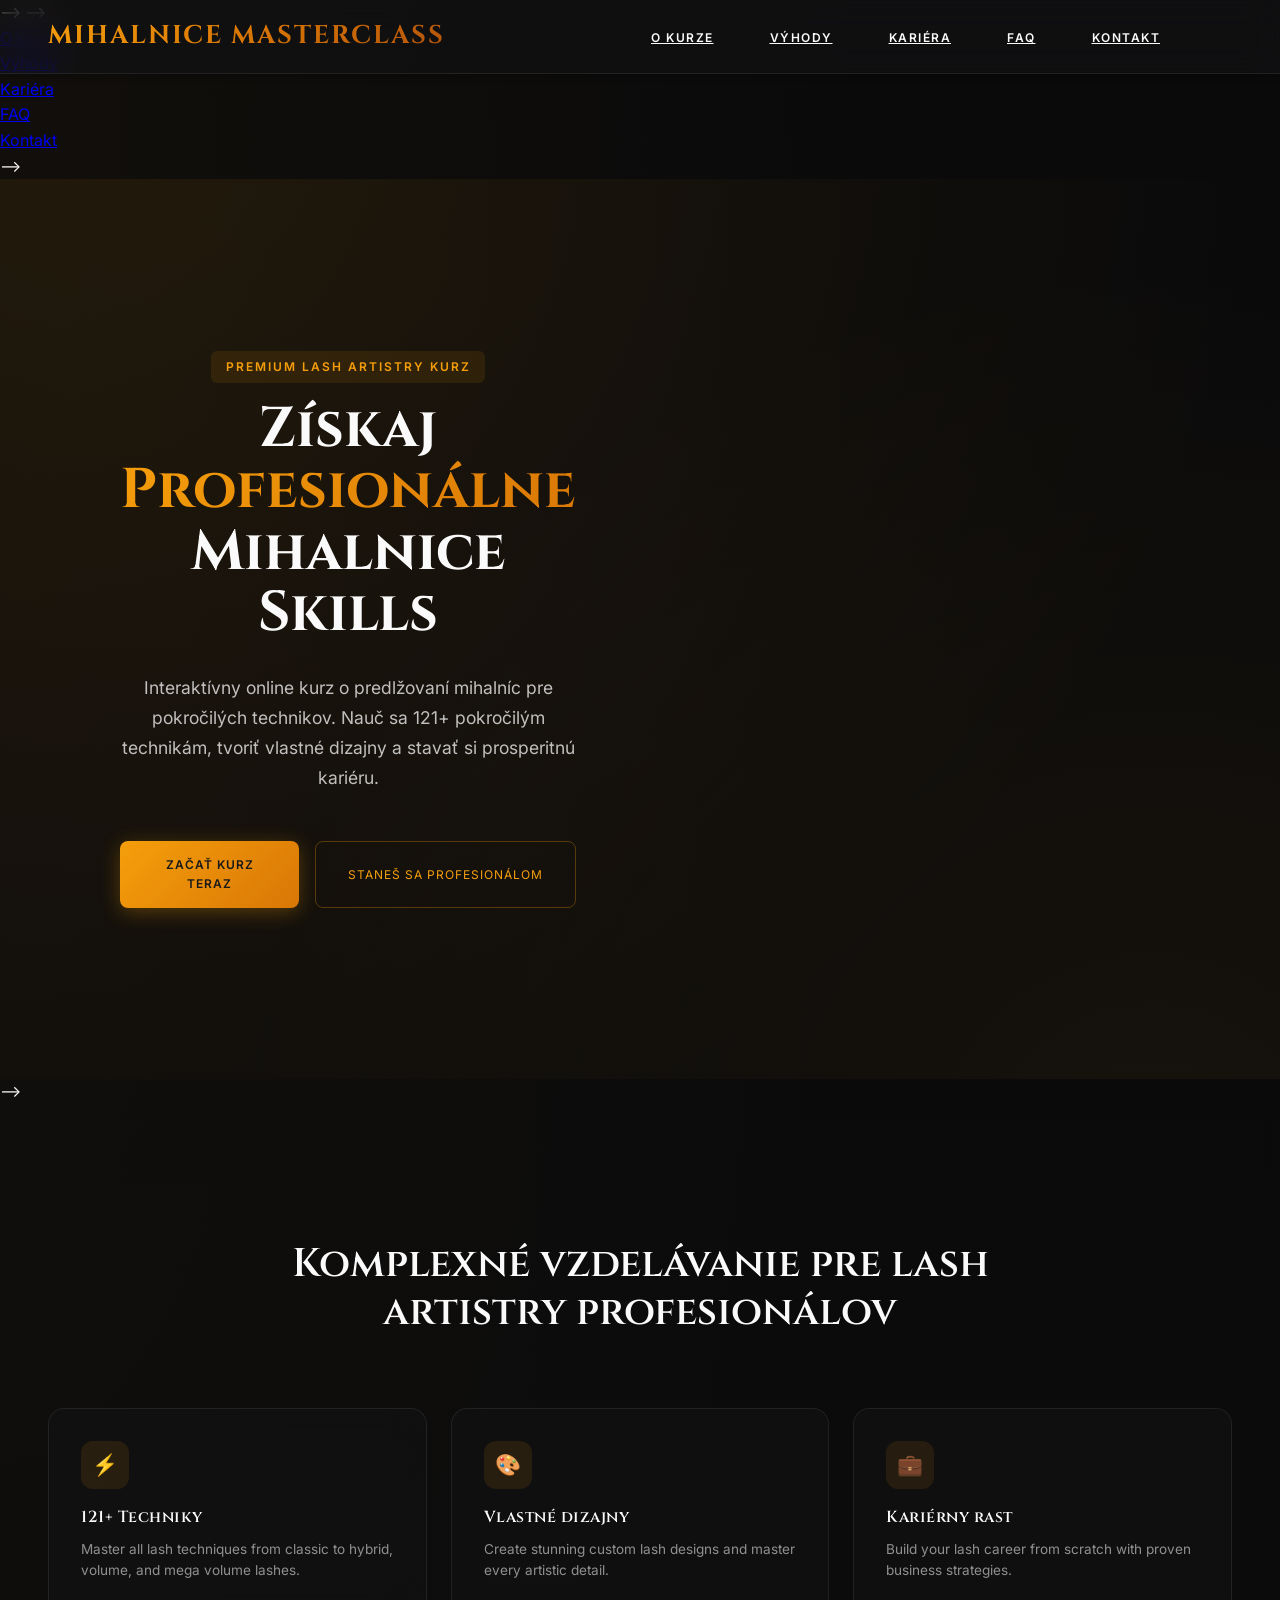
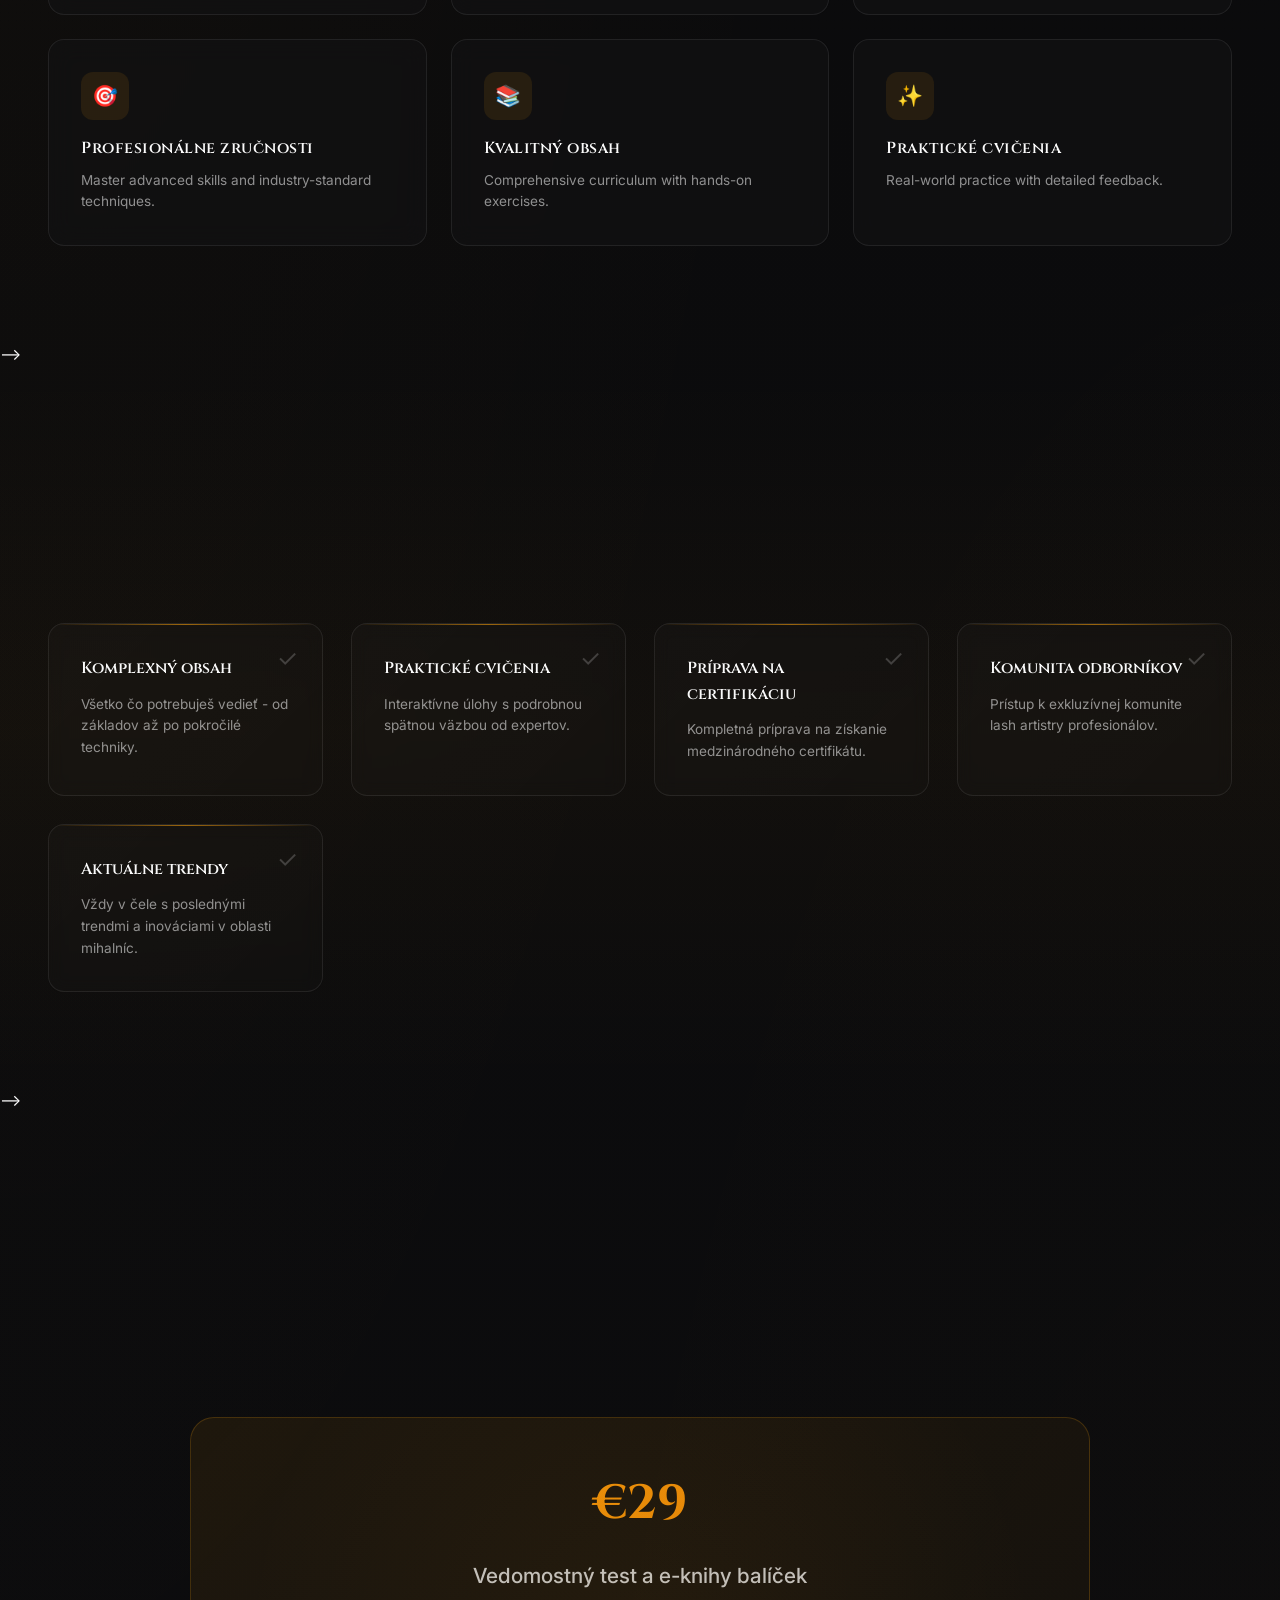
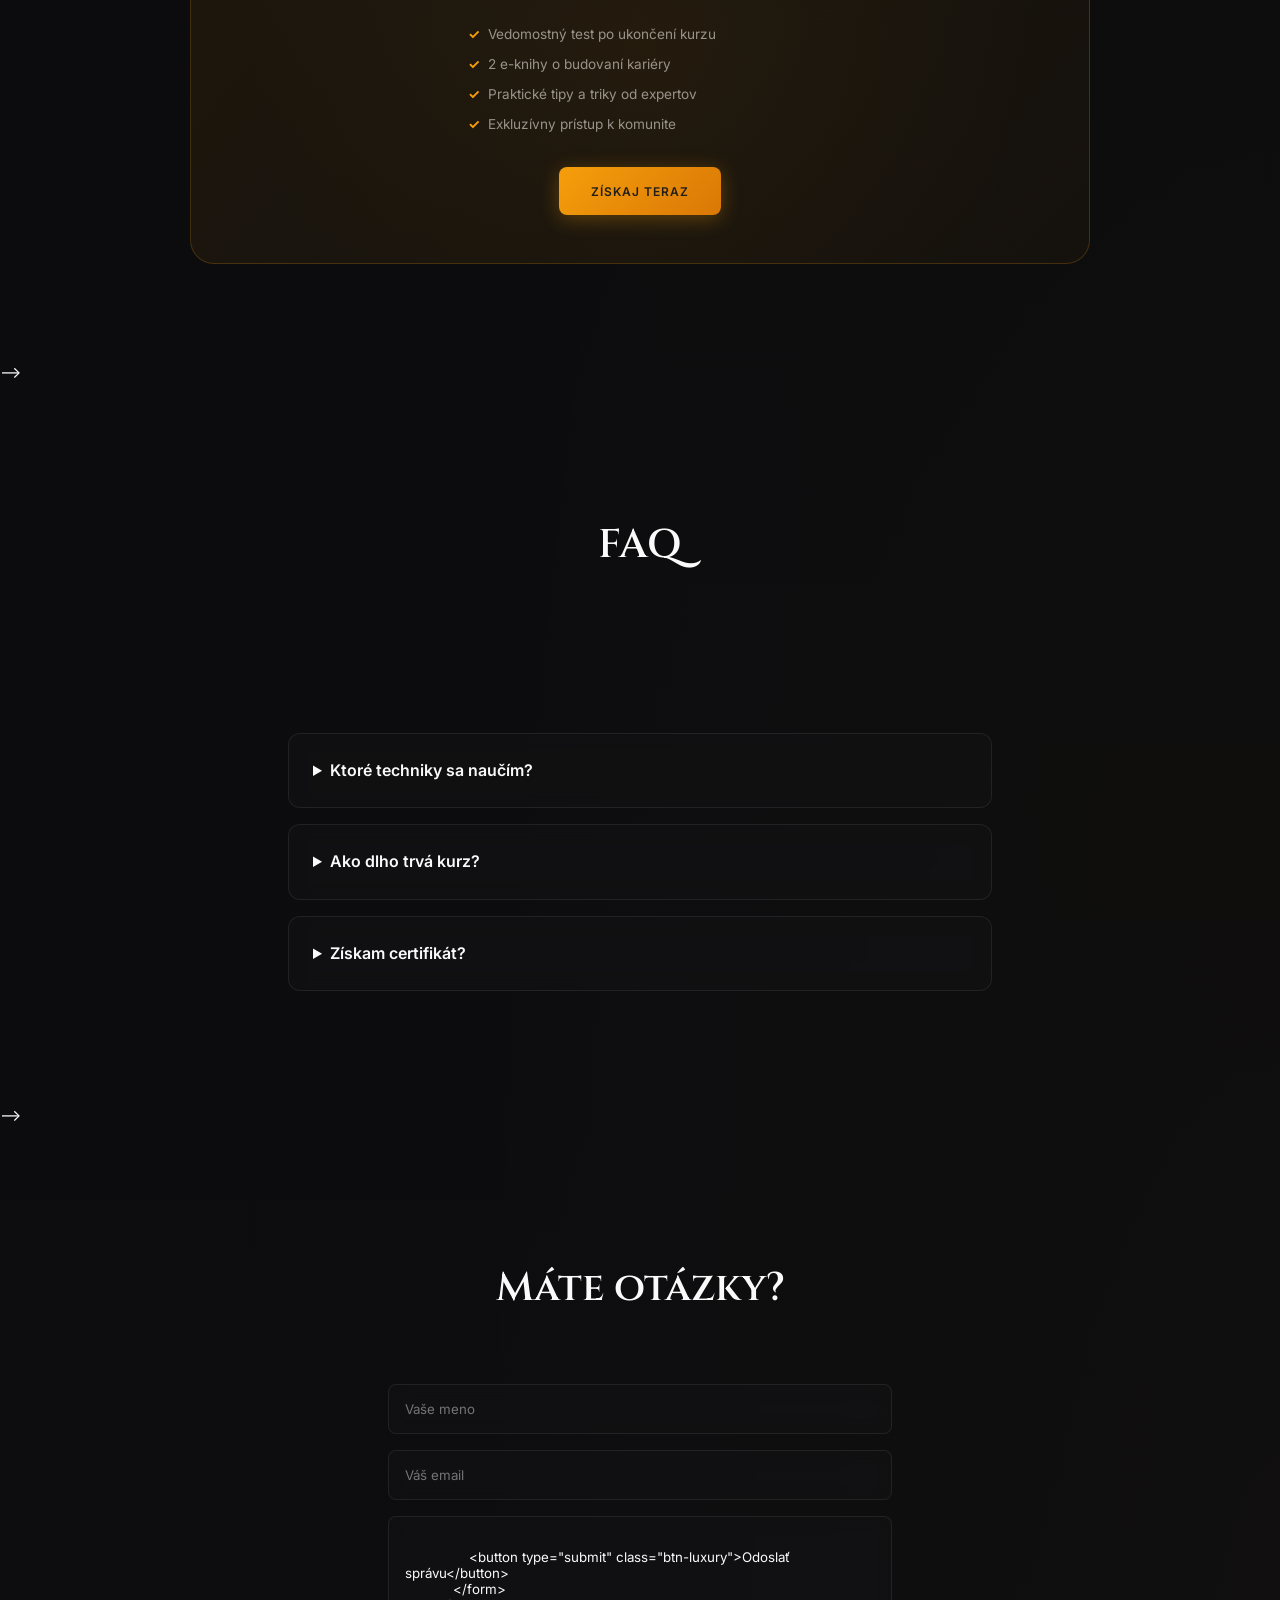
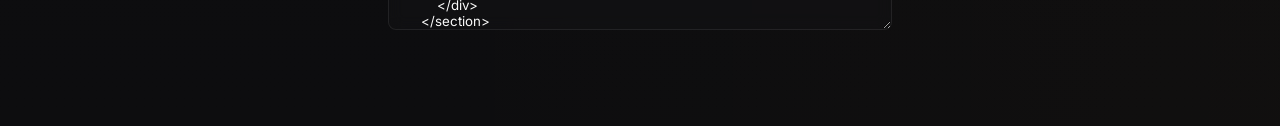
<file: index.html>
<!DOCTYPE html>
<html lang="sk" class="scroll-smooth">
<head>
    <meta charset="UTF-8">
    <meta name="viewport" content="width=device-width, initial-scale=1.0">
    <title>Mihalnice Masterclass - Premium Lash Artistry</title>
    <link rel="stylesheet" href="styles.css">
    <style>
        /* === CLAUDE DESIGN + LAYERS.IO PREMIUM THEME === */
        
        @import url('https://fonts.googleapis.com/css2?family=Inter:wght@300;400;500;600;700&family=Cinzel:wght@400;600;700;800&display=swap');
        
        /* === PREMIUM LAYERS.IO ANIMATION VARIABLES === */
        :root {
            --primary: #0a0a0b;         /* Deep black */
            --secondary: #121214;       /* Dark charcoal */
            --tertiary: #17171a;        /* Rich dark */
            --accent: #F59E0B;          /* Premium Amber Gold */
            --accent-glow: rgba(245, 158, 11, 0.3);
            --text-primary: #fafafa;
            --text-secondary: rgba(250, 250, 250, 0.75);
            --text-muted: rgba(250, 250, 250, 0.55);
            
            /* Glass morphism */
            --glass-bg: rgba(19, 19, 21, 0.6);
            --glass-border: rgba(255, 255, 255, 0.08);
            --glass-blur: blur(16px);
            
            /* Premium spacing */
            --space-xs: 0.5rem;
            --space-sm: 1rem;
            --space-md: 1.75rem;
            --space-lg: 3rem;
            --space-xl: 4.5rem;
            --space-2xl: 6rem;
            
            /* Premium shadows */
            --shadow-sm: 0 2px 8px rgba(0, 0, 0, 0.3);
            --shadow-md: 0 4px 20px rgba(0, 0, 0, 0.4);
            --shadow-lg: 0 8px 40px rgba(0, 0, 0, 0.5);
            --shadow-xl: 0 12px 60px rgba(0, 0, 0, 0.6);
            --shadow-glow: 0 0 40px var(--accent-glow);
            
            /* Gradients */
            --gradient-primary: linear-gradient(135deg, #F59E0B 0%, #D97706 100%);
            --gradient-glass: linear-gradient(135deg, rgba(255,255,255,0.05) 0%, rgba(255,255,255,0.01) 100%);
            
            /* Animation timing */
            --ease-out-expo: cubic-bezier(0.19, 1, 0.22, 1);
            --ease-in-out-quad: cubic-bezier(0.45, 0, 0.55, 1);
            
            /* Animation delays */
            --delay-none: 0ms;
            --delay-fast: 50ms;
            --delay-md: 100ms;
            --delay-slow: 200ms;
        }

        * { margin: 0; padding: 0; box-sizing: border-box; }

        body {
            font-family: 'Inter', -apple-system, BlinkMacSystemFont, sans-serif;
            line-height: 1.6;
            color: var(--text-primary);
            background: 
                radial-gradient(ellipse at 0% 0%, rgba(245, 158, 11, 0.03) 0%, transparent 50%),
                radial-gradient(ellipse at 100% 100%, rgba(245, 158, 11, 0.015) 0%, transparent 50%),
                linear-gradient(180deg, #0a0a0b 0%, #0d0d0f 100%);
            min-height: 100vh;
            overflow-x: hidden;
        }

        /* === SCROLL ANIMATIONS - LAYERS.IO STYLE === */
        .reveal {
            opacity: 0;
            transform: translateY(30px);
            transition: opacity 0.8s var(--ease-out-expo), 
                        transform 0.8s var(--ease-out-expo);
        }

        .reveal.active {
            opacity: 1;
            transform: translateY(0);
        }

        .reveal-delay-1 { transition-delay: 0ms; }
        .reveal-delay-2 { transition-delay: 100ms; }
        .reveal-delay-3 { transition-delay: 200ms; }
        .reveal-delay-4 { transition-delay: 300ms; }

        /* === PREMIUM CONTAINER === */
        .container {
            max-width: 1280px;
            margin: 0 auto;
            padding: 0 var(--space-lg);
        }

        /* === NAVIGATION - CLAUDE DESIGN === */
        .navbar {
            position: fixed;
            top: 0; left: 0; right: 0;
            z-index: 1000;
            background: var(--glass-bg);
            backdrop-filter: var(--glass-blur);
            border-bottom: 1px solid var(--glass-border);
            padding: clamp(0.8rem, 1vw + 0.5rem, 1rem) 0;
            box-shadow: var(--shadow-sm);
        }

        .nav-container {
            max-width: 1280px;
            margin: 0 auto;
            padding: 0 var(--space-lg);
            display: flex;
            justify-content: space-between;
            align-items: center;
        }

        .logo-luxury { 
            font-family: 'Cinzel', serif;
            font-size: clamp(1.2rem, 2vw, 1.6rem);
            font-weight: 700;
            letter-spacing: 2px;
            text-transform: uppercase;
            background: linear-gradient(135deg, #F59E0B 0%, #D97706 50%, #B45309 100%);
            -webkit-background-clip: text;
            -webkit-text-fill-color: transparent;
            background-clip: text;
        }

        .nav-links { 
            display: flex !important; 
            list-style: none !important; 
            gap: 0.5rem;
            align-items: center;
            margin-left: auto;
            padding-right: var(--space-lg);
        }

        .nav-links a {
            color: var(--text-secondary);
            font-family: 'Inter', sans-serif;
            text-transform: uppercase;
            font-size: 0.75rem;
            letter-spacing: 1.5px;
            padding: 0.6rem 1rem;
            border-radius: 8px;
            transition: all 0.3s var(--ease-in-out-quad);
            position: relative;
        }

        .nav-links a:hover {
            color: var(--accent);
            background: rgba(245, 158, 11, 0.1);
        }

        /* === MOBILE MENU DROPDOWN === */
        @media (max-width: 768px) {
            .nav-links { display: none !important; }

            .mobile-nav-toggle {
                display: flex !important;
                position: relative;
                z-index: 1002;
                cursor: pointer;
                width: 40px;
                height: 30px;
                justify-content: center;
                align-items: center;
            }

            .mobile-nav-toggle::before {
                content: '☰';
                color: var(--text-primary);
                font-size: 1.5rem;
            }

            .mobile-nav-toggle.active::before {
                content: '✕';
                color: var(--accent);
            }

            .nav-menu-container {
                position: fixed;
                top: 60px; left: 0; right: 0;
                background: var(--glass-bg);
                backdrop-filter: var(--glass-blur);
                padding: var(--space-md);
                max-height: 75vh;
                overflow-y: auto;
                opacity: 0;
                visibility: hidden;
                transform: translateY(-20px);
                transition: all 0.4s var(--ease-out-expo);
                z-index: 999;
            }

            .mobile-nav-toggle.active ~ .nav-menu-container {
                opacity: 1;
                visibility: visible;
                transform: translateY(0);
            }

            .nav-menu-container nav a {
                font-size: 0.85rem !important;
                padding: 0.6rem 1rem !important;
            }
        }

        /* === HERO SECTION - PREMIUM LAYERS.IO STYLE === */
        .hero {
            min-height: 100vh;
            display: flex;
            align-items: center;
            position: relative;
            overflow: hidden;
        }

        .hero::before {
            content: '';
            position: absolute;
            top: -50%; left: -50%;
            width: 200%; height: 200%;
            background: 
                radial-gradient(circle at 30% 20%, rgba(245, 158, 11, 0.08) 0%, transparent 50%),
                radial-gradient(circle at 70% 80%, rgba(245, 158, 11, 0.05) 0%, transparent 40%);
            animation: hero-pulse 15s ease-in-out infinite;
        }

        @keyframes hero-pulse {
            0%, 100% { transform: scale(1); opacity: 1; }
            50% { transform: scale(1.05); opacity: 0.8; }
        }

        .hero-grid {
            display: grid;
            grid-template-columns: 1fr 1fr;
            gap: var(--space-xl);
            align-items: center;
            max-width: 1280px;
            margin: 0 auto;
            padding: 0 var(--space-lg);
            position: relative;
            z-index: 1;
        }

        .hero-content {
            animation: fadeUp 1s var(--ease-out-expo) both;
        }

        @keyframes fadeUp {
            from { opacity: 0; transform: translateY(40px); }
            to { opacity: 1; transform: translateY(0); }
        }

        .hero-label {
            display: inline-block;
            font-size: 0.75rem;
            font-weight: 600;
            letter-spacing: 2px;
            text-transform: uppercase;
            color: var(--accent);
            background: rgba(245, 158, 11, 0.1);
            padding: 0.4rem 0.9rem;
            border-radius: 6px;
            margin-bottom: 1rem;
            backdrop-filter: blur(8px);
        }

        .hero-title {
            font-family: 'Cinzel', serif;
            font-size: clamp(2rem, 5vw, 3.5rem);
            font-weight: 700;
            line-height: 1.1;
            margin-bottom: var(--space-md);
        }

        .hero-title span {
            background: linear-gradient(135deg, #F59E0B 0%, #D97706 100%);
            -webkit-background-clip: text;
            -webkit-text-fill-color: transparent;
            background-clip: text;
        }

        .hero-description {
            font-size: clamp(0.95rem, 1.5vw, 1.1rem);
            color: var(--text-secondary);
            line-height: 1.7;
            margin-bottom: var(--space-lg);
            max-width: 540px;
        }

        .cta-group {
            display: flex;
            gap: 1rem;
            flex-wrap: wrap;
        }

        .btn-luxury {
            padding: 0.9rem 2rem;
            font-family: 'Inter', sans-serif;
            text-transform: uppercase;
            font-size: 0.75rem;
            letter-spacing: 1px;
            color: white;
            background: var(--gradient-primary);
            border-radius: 8px;
            cursor: pointer;
            text-decoration: none;
            display: inline-flex;
            align-items: center;
            gap: 0.5rem;
            transition: all 0.3s var(--ease-in-out-quad);
            box-shadow: 0 4px 20px rgba(245, 158, 11, 0.3);
            border: none;
            font-weight: 600;
        }

        .btn-luxury:hover {
            transform: translateY(-2px);
            box-shadow: 0 6px 25px rgba(245, 158, 11, 0.4);
        }

        .hero-visual {
            position: relative;
            animation: float 6s ease-in-out infinite;
        }

        @keyframes float {
            0%, 100% { transform: translateY(0px); }
            50% { transform: translateY(-15px); }
        }

        .hero-visual::before {
            content: '';
            position: absolute;
            top: -30px; right: -30px;
            width: 200px; height: 200px;
            background: radial-gradient(circle, rgba(245, 158, 11, 0.1) 0%, transparent 70%);
            animation: pulse-glow 4s ease-in-out infinite;
        }

        @keyframes pulse-glow {
            0%, 100% { opacity: 0.5; transform: scale(1); }
            50% { opacity: 0.8; transform: scale(1.1); }
        }

        /* === ABOUT/FEATURES SECTION === */
        .about {
            padding: var(--space-2xl) 0;
            position: relative;
        }

        .section-header {
            text-align: center;
            max-width: 800px;
            margin: 0 auto var(--space-xl);
        }

        .section-label {
            display: inline-block;
            font-size: 0.75rem;
            font-weight: 600;
            letter-spacing: 2px;
            text-transform: uppercase;
            color: var(--accent);
            margin-bottom: var(--space-sm);
        }

        .section-title {
            font-family: 'Cinzel', serif;
            font-size: clamp(1.8rem, 4vw, 2.5rem);
            font-weight: 600;
            line-height: 1.2;
            margin-bottom: var(--space-md);
        }

        .features-grid {
            display: grid;
            grid-template-columns: repeat(auto-fit, minmax(280px, 1fr));
            gap: 1.5rem;
            max-width: 1280px;
            margin: 0 auto;
            padding: 0 var(--space-lg);
        }

        .feature-card {
            background: var(--glass-bg);
            border: 1px solid var(--glass-border);
            backdrop-filter: blur(12px);
            padding: 2rem;
            border-radius: 16px;
            transition: all 0.4s var(--ease-out-expo);
            cursor: default;
        }

        .feature-card:hover {
            transform: translateY(-5px);
            box-shadow: var(--shadow-lg);
            border-color: rgba(245, 158, 11, 0.3);
        }

        .feature-icon {
            width: 48px;
            height: 48px;
            margin-bottom: 1rem;
            display: flex;
            align-items: center;
            justify-content: center;
            background: rgba(245, 158, 11, 0.1);
            border-radius: 12px;
            font-size: 1.3rem;
        }

        .feature-title {
            font-family: 'Cinzel', serif;
            font-size: 1rem;
            font-weight: 600;
            letter-spacing: 0.5px;
            margin-bottom: 0.5rem;
            color: var(--text-primary);
        }

        .feature-desc {
            font-size: 0.85rem;
            color: var(--text-muted);
            line-height: 1.6;
        }

        /* === BENEFITS SECTION - CLAUDE DESIGN CARD STYLE === */
        .benefits {
            padding: var(--space-2xl) 0;
            background: linear-gradient(180deg, transparent 0%, rgba(245, 158, 11, 0.03) 50%, transparent 100%);
        }

        .benefits-grid {
            display: grid;
            grid-template-columns: repeat(auto-fit, minmax(260px, 1fr));
            gap: var(--space-md);
            max-width: 1280px;
            margin: 0 auto;
            padding: 0 var(--space-lg);
        }

        .benefit-card {
            background: linear-gradient(135deg, rgba(255,255,255,0.02) 0%, rgba(255,255,255,0.01) 100%);
            border: 1px solid var(--glass-border);
            backdrop-filter: blur(8px);
            padding: 2rem;
            border-radius: 16px;
            position: relative;
            overflow: hidden;
            transition: all 0.4s var(--ease-out-expo);
        }

        .benefit-card::before {
            content: '';
            position: absolute;
            top: 0; left: 0; right: 0; height: 1px;
            background: linear-gradient(90deg, transparent, rgba(245, 158, 11, 0.3), transparent);
        }

        .benefit-card:hover {
            transform: translateY(-8px) scale(1.02);
            box-shadow: var(--shadow-glow);
            border-color: rgba(245, 158, 11, 0.3);
        }

        .benefit-card.checked::before {
            background: linear-gradient(90deg, transparent, rgba(245, 158, 11, 0.6), transparent);
        }

        .benefit-icon {
            position: absolute;
            top: 1rem; right: 1.5rem;
            font-size: 1.5rem;
            opacity: 0.2;
        }

        .benefit-title {
            font-family: 'Cinzel', serif;
            font-size: 1rem;
            font-weight: 600;
            margin-bottom: 0.75rem;
        }

        .benefit-desc {
            font-size: 0.85rem;
            color: var(--text-muted);
            line-height: 1.6;
        }

        /* === E-BOOK SECTION === */
        .ebook-section {
            padding: var(--space-2xl) 0;
            max-width: 900px;
            margin: 0 auto;
            text-align: center;
        }

        .ebook-card {
            background: linear-gradient(135deg, rgba(245, 158, 11, 0.08) 0%, rgba(245, 158, 11, 0.03) 100%);
            border: 1px solid rgba(245, 158, 11, 0.2);
            border-radius: 24px;
            padding: 3rem 2rem;
            position: relative;
            overflow: hidden;
        }

        .ebook-card::before {
            content: '';
            position: absolute;
            top: -50%; left: -50%;
            width: 200%; height: 200%;
            background: radial-gradient(circle, rgba(245, 158, 11, 0.05) 0%, transparent 40%);
            animation: ebook-glow 8s ease-in-out infinite;
        }

        @keyframes ebook-glow {
            0%, 100% { transform: scale(1); opacity: 1; }
            50% { transform: scale(1.1); opacity: 0.7; }
        }

        .ebook-price {
            font-family: 'Cinzel', serif;
            font-size: clamp(2rem, 4vw, 3rem);
            font-weight: 700;
            background: var(--gradient-primary);
            -webkit-background-clip: text;
            -webkit-text-fill-color: transparent;
            background-clip: text;
            margin-bottom: 1rem;
        }

        .ebook-title {
            font-family: 'Inter', sans-serif;
            font-size: clamp(1.1rem, 2vw, 1.3rem);
            color: var(--text-secondary);
            font-weight: 500;
            margin-bottom: 2rem;
        }

        .ebook-features {
            text-align: left;
            max-width: 400px;
            margin: 0 auto 2rem;
            padding-left: var(--space-md);
        }

        .ebook-features li {
            list-style: none;
            font-size: 0.85rem;
            color: var(--text-muted);
            margin-bottom: 0.5rem;
            display: flex;
            align-items: center;
            gap: 0.5rem;
        }

        .ebook-features li::before {
            content: '✓';
            color: var(--accent);
            font-weight: 700;
        }

        /* === CTA BUTTONS === */
        .btn-luxury-outline {
            padding: 0.9rem 2rem;
            font-family: 'Inter', sans-serif;
            text-transform: uppercase;
            font-size: 0.75rem;
            letter-spacing: 1px;
            color: var(--accent);
            background: transparent;
            border: 1px solid rgba(245, 158, 11, 0.3);
            border-radius: 8px;
            cursor: pointer;
            text-decoration: none;
            display: inline-flex;
            align-items: center;
            gap: 0.5rem;
            transition: all 0.3s var(--ease-in-out-quad);
            backdrop-filter: blur(8px);
        }

        .btn-luxury-outline:hover {
            background: rgba(245, 158, 11, 0.08);
            border-color: rgba(245, 158, 11, 0.6);
            transform: translateY(-2px);
        }

        /* === FOOTER === */
        footer {
            background: linear-gradient(180deg, #0a0a0b 0%, #0d0d0f 100%);
            padding: var(--space-xl) 0 var(--space-lg);
            border-top: 1px solid var(--glass-border);
        }

        .footer-content {
            max-width: 1280px;
            margin: 0 auto;
            display: grid;
            grid-template-columns: repeat(auto-fit, minmax(200px, 1fr));
            gap: var(--space-lg);
            padding: 0 var(--space-lg);
        }

        .footer-section h4 {
            font-family: 'Cinzel', serif;
            font-size: 0.9rem;
            font-weight: 600;
            letter-spacing: 1px;
            text-transform: uppercase;
            color: var(--text-primary);
            margin-bottom: 1rem;
        }

        .footer-section ul {
            list-style: none;
        }

        .footer-section li {
            margin-bottom: 0.5rem;
        }

        .footer-section a {
            color: var(--text-muted);
            text-decoration: none;
            font-size: 0.85rem;
            transition: color 0.3s ease;
        }

        .footer-section a:hover {
            color: var(--accent);
        }

        .footer-bottom {
            max-width: 1280px;
            margin: var(--space-lg) auto 0;
            padding-top: var(--space-md);
            border-top: 1px solid var(--glass-border);
            text-align: center;
            font-size: 0.8rem;
            color: var(--text-muted);
        }

        /* === RESPONSIVE === */
        @media (max-width: 768px) {
            .hero-grid {
                grid-template-columns: 1fr;
                gap: var(--space-lg);
            }

            .hero-visual {
                order: -1;
            }

            .cta-group {
                flex-direction: column;
            }
        }

    </style>
</head>
<body>
    <!-- === NAVIGATION --> -->
    <nav class="navbar">
        <div class="nav-container">
            <a href="#" class="logo-luxury">Mihalnice Masterclass</a>
            
            <ul class="nav-links">
                <li><a href="#about">O kurze</a></li>
                <li><a href="#benefits">Výhody</a></li>
                <li><a href="#ebook">Kariéra</a></li>
                <li><a href="#faq">FAQ</a></li>
                <li><a href="#contact">Kontakt</a></li>
            </ul>

            <div class="mobile-nav-toggle" onclick="toggleMobileMenu()"></div>
        </div>
    </nav>

    <!-- === MOBILE MENU --> -->
    <div class="nav-menu-container">
        <nav>
            <ul>
                <li><a href="#about">O kurze</a></li>
                <li><a href="#benefits">Výhody</a></li>
                <li><a href="#ebook">Kariéra</a></li>
                <li><a href="#faq">FAQ</a></li>
                <li><a href="#contact">Kontakt</a></li>
            </ul>
        </nav>
    </div>

    <!-- === HERO SECTION --> -->
    <section class="hero">
        <div class="hero-grid">
            <div class="hero-content">
                <span class="hero-label reveal-delay-1">Premium Lash Artistry Kurz</span>
                <h1 class="hero-title reveal-delay-2">
                    Získaj <span>Profesionálne</span><br>Mihalnice Skills
                </h1>
                <p class="hero-description reveal-delay-3">
                    Interaktívny online kurz o predlžovaní mihalníc pre pokročilých technikov. 
                    Nauč sa 121+ pokročilým technikám, tvoriť vlastné dizajny a stavať si prosperitnú kariéru.
                </p>
                <div class="cta-group reveal-delay-4">
                    <a href="#about" class="btn-luxury">Začať kurz teraz</a>
                    <a href="#ebook" class="btn-luxury-outline">Staneš sa profesionálom</a>
                </div>
            </div>

            <div class="hero-visual reveal">
                🎨✨
            </div>
        </div>
    </section>

    <!-- === ABOUT SECTION --> -->
    <section id="about" class="about">
        <div class="section-header">
            <span class="section-label reveal">O kurze</span>
            <h2 class="section-title reveal-delay-1">Komplexné vzdelávanie pre lash artistry profesionálov</h2>
        </div>

        <div class="features-grid">
            <div class="feature-card reveal-delay-2">
                <div class="feature-icon">⚡</div>
                <h3 class="feature-title">121+ Techniky</h3>
                <p class="feature-desc">Master all lash techniques from classic to hybrid, volume, and mega volume lashes.</p>
            </div>

            <div class="feature-card reveal-delay-2">
                <div class="feature-icon">🎨</div>
                <h3 class="feature-title">Vlastné dizajny</h3>
                <p class="feature-desc">Create stunning custom lash designs and master every artistic detail.</p>
            </div>

            <div class="feature-card reveal-delay-2">
                <div class="feature-icon">💼</div>
                <h3 class="feature-title">Kariérny rast</h3>
                <p class="feature-desc">Build your lash career from scratch with proven business strategies.</p>
            </div>

            <div class="feature-card reveal-delay-2">
                <div class="feature-icon">🎯</div>
                <h3 class="feature-title">Profesionálne zručnosti</h3>
                <p class="feature-desc">Master advanced skills and industry-standard techniques.</p>
            </div>

            <div class="feature-card reveal-delay-2">
                <div class="feature-icon">📚</div>
                <h3 class="feature-title">Kvalitný obsah</h3>
                <p class="feature-desc">Comprehensive curriculum with hands-on exercises.</p>
            </div>

            <div class="feature-card reveal-delay-2">
                <div class="feature-icon">✨</div>
                <h3 class="feature-title">Praktické cvičenia</h3>
                <p class="feature-desc">Real-world practice with detailed feedback.</p>
            </div>
        </div>
    </section>

    <!-- === BENEFITS SECTION --> -->
    <section id="benefits" class="benefits">
        <div class="section-header reveal">
            <span class="section-label">Výhody kurzu</span>
            <h2 class="section-title">Prečo tento kurz?</h2>
        </div>

        <div class="benefits-grid">
            <div class="benefit-card checked reveal-delay-1">
                <span class="benefit-icon">✓</span>
                <h3 class="benefit-title">Komplexný obsah</h3>
                <p class="benefit-desc">Všetko čo potrebuješ vedieť - od základov až po pokročilé techniky.</p>
            </div>

            <div class="benefit-card checked reveal-delay-2">
                <span class="benefit-icon">✓</span>
                <h3 class="benefit-title">Praktické cvičenia</h3>
                <p class="benefit-desc">Interaktívne úlohy s podrobnou spätnou väzbou od expertov.</p>
            </div>

            <div class="benefit-card checked reveal-delay-2">
                <span class="benefit-icon">✓</span>
                <h3 class="benefit-title">Príprava na certifikáciu</h3>
                <p class="benefit-desc">Kompletná príprava na získanie medzinárodného certifikátu.</p>
            </div>

            <div class="benefit-card checked reveal-delay-2">
                <span class="benefit-icon">✓</span>
                <h3 class="benefit-title">Komunita odborníkov</h3>
                <p class="benefit-desc">Prístup k exkluzívnej komunite lash artistry profesionálov.</p>
            </div>

            <div class="benefit-card checked reveal-delay-2">
                <span class="benefit-icon">✓</span>
                <h3 class="benefit-title">Aktuálne trendy</h3>
                <p class="benefit-desc">Vždy v čele s poslednými trendmi a inováciami v oblasti mihalníc.</p>
            </div>
        </div>
    </section>

    <!-- === E-BOOK SECTION --> -->
    <section id="ebook" class="ebook-section">
        <div class="section-header reveal">
            <span class="section-label">Kariérny rozvoj</span>
            <h2 class="section-title">Staneš sa profesionálnym lash technikom</h2>
        </div>

        <div class="ebook-card reveal-delay-1">
            <div class="ebook-price">€29</div>
            <h3 class="ebook-title">Vedomostný test a e-knihy balíček</h3>
            
            <ul class="ebook-features">
                <li>Vedomostný test po ukončení kurzu</li>
                <li>2 e-knihy o budovaní kariéry</li>
                <li>Praktické tipy a triky od expertov</li>
                <li>Exkluzívny prístup k komunite</li>
            </ul>

            <a href="#" class="btn-luxury">Získaj teraz</a>
        </div>
    </section>

    <!-- === FAQ SECTION --> -->
    <section id="faq" class="about">
        <div class="section-header">
            <span class="section-label reveal">Časté otázky</span>
            <h2 class="section-title reveal-delay-1">FAQ</h2>
        </div>

        <div style="max-width: 800px; margin: 0 auto; padding: 0 var(--space-lg);">
            <details class="faq-item reveal" style="
                background: var(--glass-bg); 
                border: 1px solid var(--glass-border);
                backdrop-filter: blur(8px);
                margin-bottom: 1rem;
                padding: 1.5rem;
                border-radius: 12px;
            " onclick="toggleAccordion(this)">
                <summary style="cursor: pointer; font-weight: 600;">Kto je kurz určený?</summary>
                <p style="margin-top: 1rem; color: var(--text-muted);">
                    Kurz je navrhnutý pre pokročilých technikov, ktorí už majú základy a chcú sa posunúť na vyššiu úroveň.
                </p>
            </details>

            <details class="faq-item" style="
                background: var(--glass-bg); 
                border: 1px solid var(--glass-border);
                backdrop-filter: blur(8px);
                margin-bottom: 1rem;
                padding: 1.5rem;
                border-radius: 12px;
            " onclick="toggleAccordion(this)">
                <summary style="cursor: pointer; font-weight: 600;">Ktoré techniky sa naučím?</summary>
                <p style="margin-top: 1rem; color: var(--text-muted);">
                    Naučíte sa všetky základné a pokročilé techniky vrátane classic, hybrid, volume, mega volume lashes.
                </p>
            </details>

            <details class="faq-item" style="
                background: var(--glass-bg); 
                border: 1px solid var(--glass-border);
                backdrop-filter: blur(8px);
                margin-bottom: 1rem;
                padding: 1.5rem;
                border-radius: 12px;
            " onclick="toggleAccordion(this)">
                <summary style="cursor: pointer; font-weight: 600;">Ako dlho trvá kurz?</summary>
                <p style="margin-top: 1rem; color: var(--text-muted);">
                    Kurz môžete absolvovať vo vlastnom tempe a dĺžka závisí od vašich cieli a tempa učenia sa.
                </p>
            </details>

            <details class="faq-item" style="
                background: var(--glass-bg); 
                border: 1px solid var(--glass-border);
                backdrop-filter: blur(8px);
                margin-bottom: 1rem;
                padding: 1.5rem;
                border-radius: 12px;
            " onclick="toggleAccordion(this)">
                <summary style="cursor: pointer; font-weight: 600;">Získam certifikát?</summary>
                <p style="margin-top: 1rem; color: var(--text-muted);">
                    Áno, po úspešnom ukončení kurzu a vyhotovení vedomostného testu získate medzinárodný certifikát.
                </p>
            </details>
        </div>
    </section>

    <!-- === CONTACT SECTION --> -->
    <section id="contact" class="about">
        <div class="section-header">
            <span class="section-label reveal">Kontakt</span>
            <h2 class="section-title reveal-delay-1">Máte otázky?</h2>
        </div>

        <div style="max-width: 600px; margin: 0 auto; padding: 0 var(--space-lg);">
            <form style="display: flex; flex-direction: column; gap: 1rem;">
                <input type="text" placeholder="Vaše meno" style="
                    padding: 1rem;
                    background: var(--glass-bg);
                    border: 1px solid var(--glass-border);
                    backdrop-filter: blur(8px);
                    border-radius: 8px;
                    color: var(--text-primary);
                    font-family: 'Inter', sans-serif;
                " />

                <input type="email" placeholder="Váš email" style="
                    padding: 1rem;
                    background: var(--glass-bg);
                    border: 1px solid var(--glass-border);
                    backdrop-filter: blur(8px);
                    border-radius: 8px;
                    color: var(--text-primary);
                    font-family: 'Inter', sans-serif;
                " />

                <textarea rows="5" placeholder="Vaša správa" style="
                    padding: 1rem;
                    background: var(--glass-bg);
                    border: 1px solid var(--glass-border);
                    backdrop-filter: blur(8px);
                    border-radius: 8px;
                    color: var(--text-primary);
                    font-family: 'Inter', sans-serif;
                    resize: vertical;
                " />

                <button type="submit" class="btn-luxury">Odoslať správu</button>
            </form>
        </div>
    </section>

    <!-- === FOOTER --> -->
    <footer>
        <div class="footer-content">
            <div class="footer-section">
                <h4>Mihalnice Masterclass</h4>
                <p style="color: var(--text-muted); font-size: 0.85rem; line-height: 1.6;">
                    Premium online kurz o predlžovaní mihalníc pre profesionálov.
                </p>
            </div>

            <div class="footer-section">
                <h4>Kurz</h4>
                <ul>
                    <li><a href="#about">Obsah kurzu</a></li>
                    <li><a href="#benefits">Výhody</a></li>
                    <li><a href="#ebook">Kariéra</a></li>
                </ul>
            </div>

            <div class="footer-section">
                <h4>Podpora</h4>
                <ul>
                    <li><a href="#faq">FAQ</a></li>
                    <li><a href="#contact">Kontakt</a></li>
                </ul>
            </div>

            <div class="footer-section">
                <h4>Zakladné práva</h4>
                <ul>
                    <li><a href="#">Obchodné podmienky</a></li>
                    <li><a href="#">Ochrana osobných údajov</a></li>
                </ul>
            </div>
        </div>

        <div class="footer-bottom">
            &copy; 2026 Mihalnice Masterclass. Všetky práva vyhradené. | Premium Lash Artistry Design by Claude Design
        </div>
    </footer>

    <!-- === SCROLL ANIMATIONS SCRIPT (LAYERS.IO STYLE) === -->
    <script>
        // Mobile menu toggle
        function toggleMobileMenu() {
            const toggle = document.querySelector('.mobile-nav-toggle');
            toggle.classList.toggle('active');
        }

        // FAQ accordion with smooth collapse
        function toggleAccordion(detailes) {
            const summary = detailes.querySelector('summary');
            
            // Close other open accordions
            document.querySelectorAll('.faq-item[open]').forEach(item => {
                if (item !== detailes) {
                    item.removeAttribute('open');
                }
            });

            // Toggle current accordion
            detailes.open = !detailes.open;
        }

        // Smooth scroll animations - LAYERS.IO style reveal on scroll
        function initScrollReveal() {
            const reveals = document.querySelectorAll('.reveal, .reveal-delay-1, .reveal-delay-2, .reveal-delay-3, .reveal-delay-4');
            
            const revealOptions = {
                threshold: 0.15,
                rootMargin: '0px 0px -50px 0px'
            };

            const observer = new IntersectionObserver((entries) => {
                entries.forEach(entry => {
                    if (entry.isIntersecting) {
                        entry.target.classList.add('active');
                        
                        // Store animation state for GSAP-like scrubbing
                        if (entry.target.dataset.animated !== 'true') {
                            entry.target.dataset.animated = 'true';
                            
                            // Add stagger delays based on child count
                            const children = entry.target.parentElement;
                            if (children && children.children.length > 1) {
                                Array.from(children.children).forEach((child, index) => {
                                    if (child.classList.contains('reveal')) {
                                        setTimeout(() => {
                                            child.style.opacity = '0';
                                            child.style.transform = 'translateY(30px)';
                                            child.style.transition = 'all 0.6s ease-out';
                                        }, index * 100);
                                    }
                                });
                            }
                        }
                    }
                });
            }, revealOptions);

            reveals.forEach(reveal => {
                observer.observe(reveal);
            });
        }

        // Initialize animations when DOM is ready
        if (document.readyState === 'loading') {
            document.addEventListener('DOMContentLoaded', initScrollReveal);
        } else {
            initScrollReveal();
        }

        // Smooth scroll for anchor links with fade effect
        document.querySelectorAll('a[href^="#"]').forEach(anchor => {
            anchor.addEventListener('click', function (e) {
                e.preventDefault();
                
                const targetId = this.getAttribute('href');
                if (targetId === '#') return;
                
                const targetElement = document.querySelector(targetId);
                if (targetElement) {
                    targetElement.scrollIntoView({
                        behavior: 'smooth',
                        block: 'start'
                    });

                    // Add fade-in effect when scrolling into view
                    setTimeout(() => {
                        targetElement.style.opacity = '0';
                        targetElement.style.transform = 'translateY(20px)';
                        targetElement.style.transition = 'all 0.5s ease-out';
                        
                        requestAnimationFrame(() => {
                            targetElement.style.opacity = '1';
                            targetElement.style.transform = 'translateY(0)';
                        });
                    }, 100);
                }
            });
        });

        console.log('🎨 Premium Claude Design + Layers.io animations initialized');
    </script>
</body>
</html>
</file>
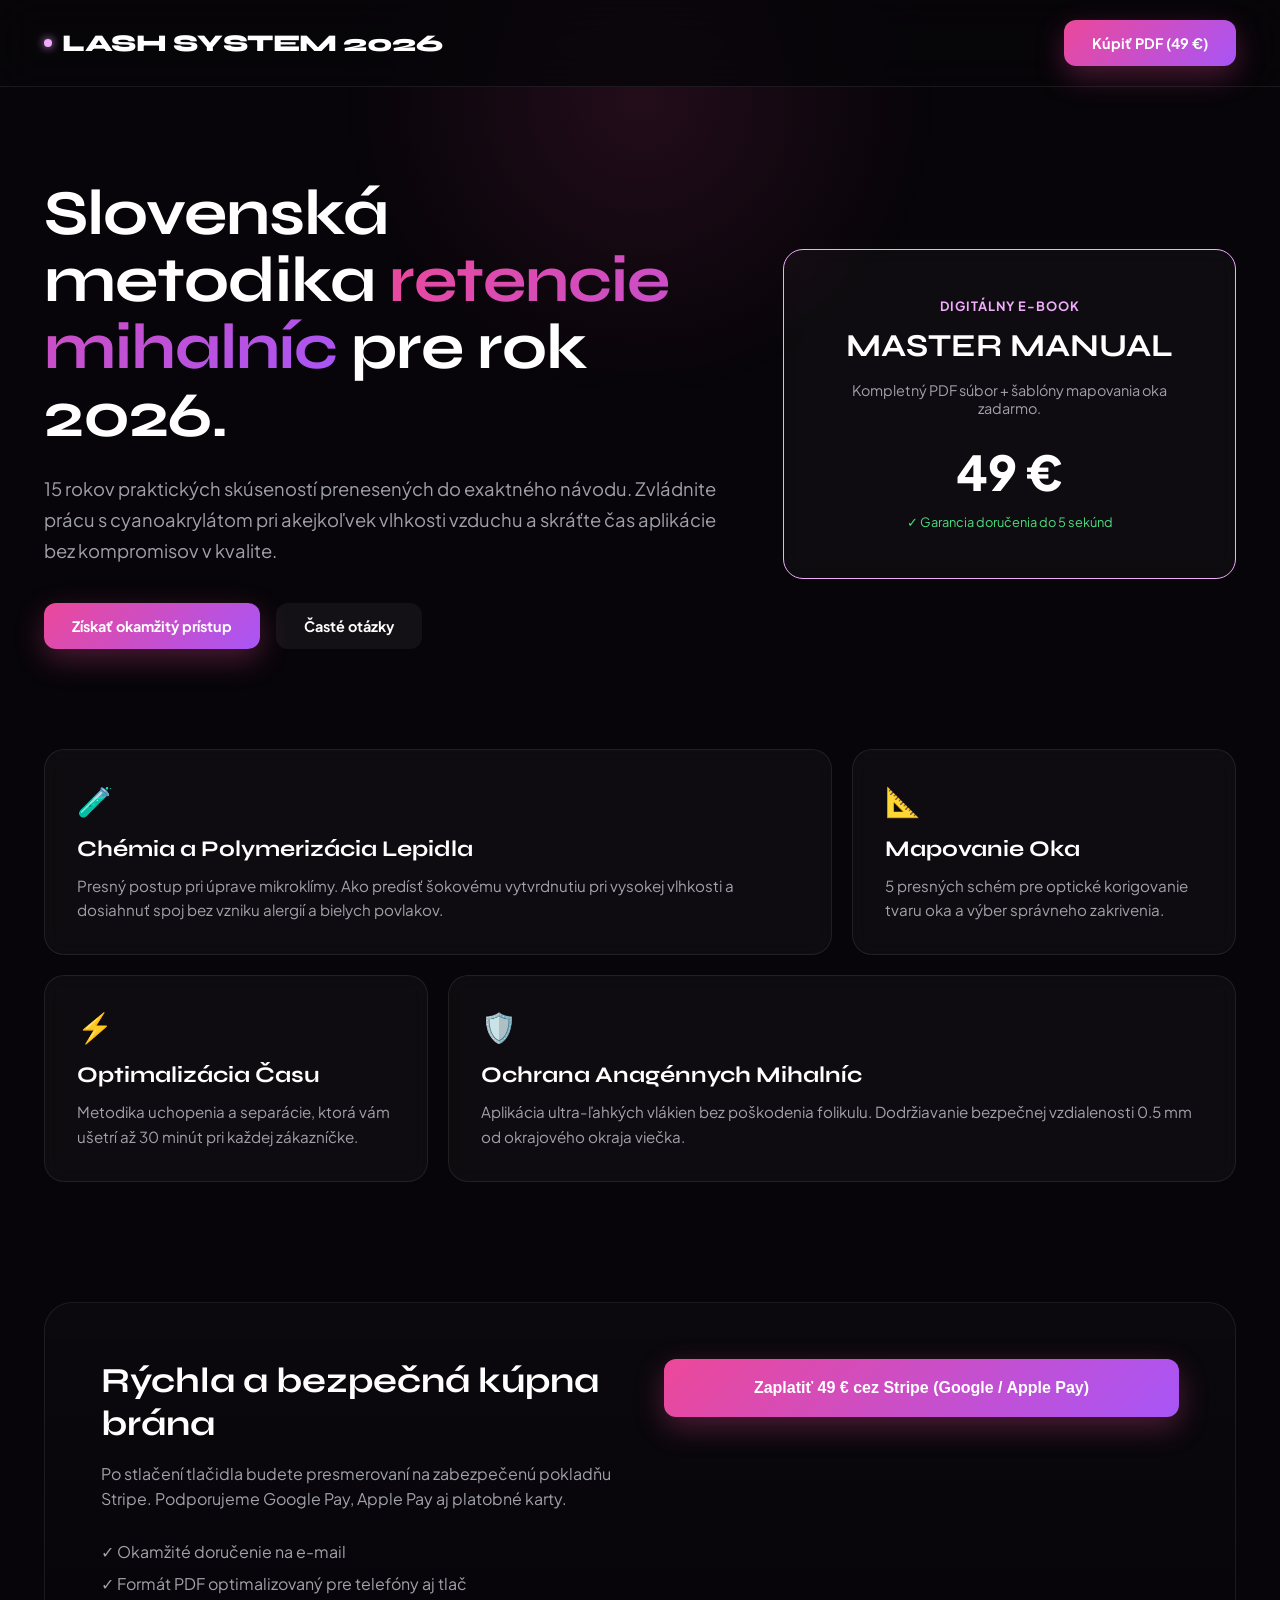
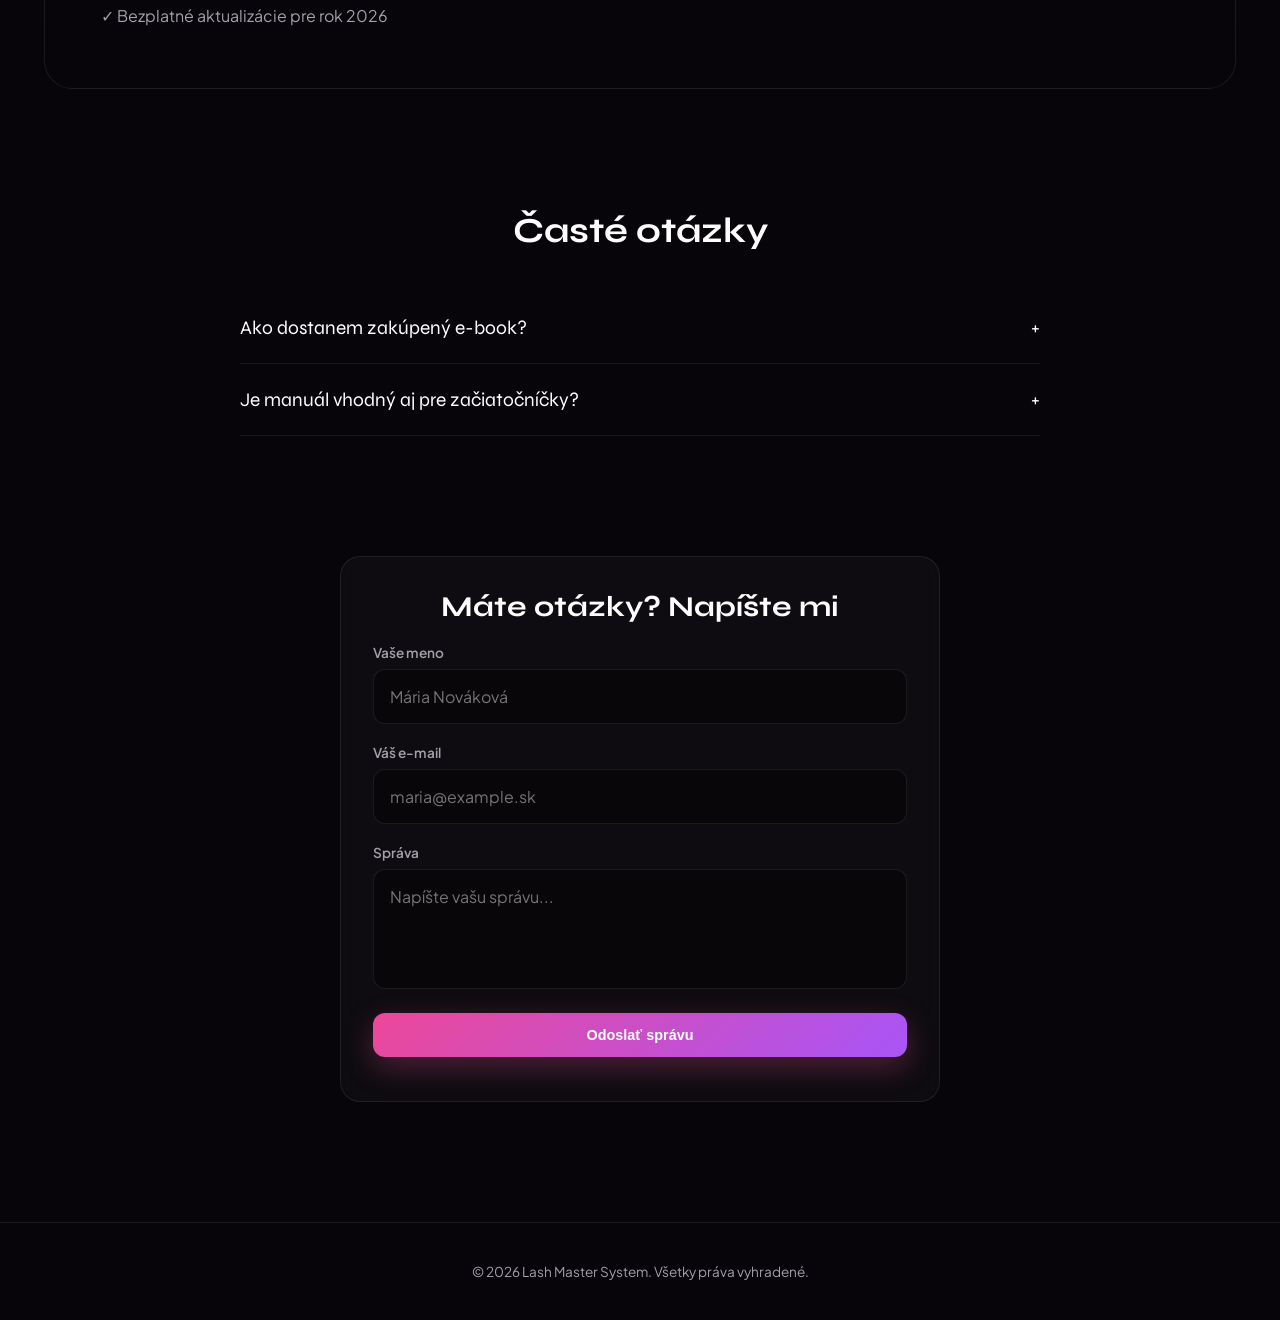
<file: Gemini_Flash_v5.html>
﻿<!DOCTYPE html>
<html lang="sk">
<head>
  <meta charset="UTF-8">
  <meta name="viewport" content="width=device-width, initial-scale=1.0">
  <title>Lash Master System 2026 | Profesionálna Metodika</title>
  
  <link rel="preconnect" href="https://fonts.googleapis.com">
  <link rel="preconnect" href="https://fonts.gstatic.com" crossorigin>
  <link href="https://fonts.googleapis.com/css2?family=Plus+Jakarta+Sans:wght@300;400;500;600;700;800&family=Syne:wght@600;700;800&display=swap" rel="stylesheet">
  
  <script src="https://js.stripe.com/v3/"></script>

  <style>
    :root {
      --bg: #070509;
      --card-bg: rgba(255, 255, 255, 0.03);
      --card-border: rgba(255, 255, 255, 0.08);
      --card-border-hover: rgba(240, 171, 252, 0.4);
      
      --accent: #f0abfc;
      --accent-glow: rgba(240, 171, 252, 0.15);
      --gradient-main: linear-gradient(135deg, #ec4899 0%, #a855f7 100%);
      
      --text: #ffffff;
      --text-muted: #a1a1aa;
      
      --font-heading: 'Syne', sans-serif;
      --font-body: 'Plus Jakarta Sans', sans-serif;
    }

    * { box-sizing: border-box; margin: 0; padding: 0; }
    
    html {
      scroll-behavior: smooth;
      background-color: var(--bg);
      color: var(--text);
      font-family: var(--font-body);
      -webkit-font-smoothing: antialiased;
    }

    /* HW Akcelerované pozadie bez sekania */
    .ambient-glow {
      position: fixed;
      width: 600px;
      height: 600px;
      background: radial-gradient(circle, rgba(236, 72, 153, 0.12) 0%, transparent 70%);
      top: -200px;
      left: 50%;
      transform: translateX(-50%);
      pointer-events: none;
      z-index: 0;
      will-change: transform;
    }

    .container {
      max-width: 1240px;
      margin: 0 auto;
      padding: 0 24px;
      position: relative;
      z-index: 1;
    }

    /* Header */
    header {
      position: fixed;
      top: 0; left: 0; right: 0;
      padding: 20px 0;
      background: rgba(7, 5, 9, 0.8);
      backdrop-filter: blur(20px);
      border-bottom: 1px solid var(--card-border);
      z-index: 100;
    }

    .header-content {
      display: flex;
      justify-content: space-between;
      align-items: center;
    }

    .logo {
      font-family: var(--font-heading);
      font-size: 1.5rem;
      font-weight: 800;
      letter-spacing: -0.5px;
      color: #fff;
      text-decoration: none;
      display: flex;
      align-items: center;
      gap: 10px;
    }

    .logo-dot {
      width: 8px;
      height: 8px;
      background: var(--accent);
      border-radius: 50%;
      box-shadow: 0 0 10px var(--accent);
    }

    /* Tlačidlá */
    .btn {
      display: inline-flex;
      align-items: center;
      justify-content: center;
      padding: 14px 28px;
      border-radius: 12px;
      font-weight: 700;
      font-size: 0.9rem;
      text-decoration: none;
      transition: all 0.25s cubic-bezier(0.16, 1, 0.3, 1);
      cursor: pointer;
      border: none;
    }

    .btn-primary {
      background: var(--gradient-main);
      color: #fff;
      box-shadow: 0 10px 30px rgba(236, 72, 153, 0.3);
    }

    .btn-primary:hover {
      transform: translateY(-2px);
      box-shadow: 0 15px 35px rgba(236, 72, 153, 0.5);
    }

    /* Hero Sekcia */
    .hero {
      padding: 180px 0 100px;
      display: grid;
      grid-template-columns: 1.2fr 0.8fr;
      gap: 60px;
      align-items: center;
    }

    .hero-title {
      font-family: var(--font-heading);
      font-size: clamp(2.8rem, 5vw, 4.2rem);
      line-height: 1.05;
      margin-bottom: 24px;
      letter-spacing: -1px;
    }

    .hero-title span {
      background: var(--gradient-main);
      -webkit-background-clip: text;
      -webkit-text-fill-color: transparent;
    }

    .hero-text {
      font-size: 1.15rem;
      color: var(--text-muted);
      line-height: 1.7;
      margin-bottom: 36px;
    }

    /* Bento Grid */
    .bento-grid {
      display: grid;
      grid-template-columns: repeat(3, 1fr);
      gap: 20px;
      margin-bottom: 120px;
    }

    .bento-card {
      background: var(--card-bg);
      border: 1px solid var(--card-border);
      border-radius: 20px;
      padding: 32px;
      backdrop-filter: blur(10px);
      transition: all 0.3s ease;
    }

    .bento-card:hover {
      border-color: var(--card-border-hover);
      transform: translateY(-4px);
      background: rgba(255, 255, 255, 0.05);
    }

    .bento-card.span-2 { grid-column: span 2; }

    .bento-icon {
      font-size: 1.8rem;
      margin-bottom: 16px;
      display: inline-block;
    }

    .bento-title {
      font-family: var(--font-heading);
      font-size: 1.4rem;
      margin-bottom: 12px;
    }

    .bento-desc {
      color: var(--text-muted);
      font-size: 0.95rem;
      line-height: 1.6;
    }

    /* Pokročilý Formulár & Checkout */
    .checkout-section {
      background: linear-gradient(180deg, rgba(255,255,255,0.02) 0%, rgba(255,255,255,0) 100%);
      border: 1px solid var(--card-border);
      border-radius: 28px;
      padding: 56px;
      margin-bottom: 120px;
      display: grid;
      grid-template-columns: 1fr 1fr;
      gap: 48px;
    }

    .form-group {
      margin-bottom: 20px;
    }

    .form-group label {
      display: block;
      font-size: 0.85rem;
      font-weight: 600;
      margin-bottom: 8px;
      color: var(--text-muted);
    }

    .form-input {
      width: 100%;
      padding: 16px;
      background: rgba(0, 0, 0, 0.4);
      border: 1px solid var(--card-border);
      border-radius: 12px;
      color: #fff;
      font-family: var(--font-body);
      font-size: 1rem;
      outline: none;
      transition: border-color 0.2s;
    }

    .form-input:focus {
      border-color: var(--accent);
    }

    /* Accordion FAQ */
    .faq-section {
      max-width: 800px;
      margin: 0 auto 120px;
    }

    .faq-item {
      border-bottom: 1px solid var(--card-border);
      padding: 24px 0;
      cursor: pointer;
    }

    .faq-question {
      font-family: var(--font-heading);
      font-size: 1.2rem;
      display: flex;
      justify-content: space-between;
      align-items: center;
    }

    .faq-answer {
      max-height: 0;
      overflow: hidden;
      transition: max-height 0.3s ease, margin-top 0.3s ease;
      color: var(--text-muted);
      font-size: 0.95rem;
      line-height: 1.6;
    }

    .faq-item.active .faq-answer {
      max-height: 200px;
      margin-top: 16px;
    }

    footer {
      border-top: 1px solid var(--card-border);
      padding: 40px 0;
      text-align: center;
      color: var(--text-muted);
      font-size: 0.85rem;
    }

    @media (max-width: 968px) {
      .hero, .checkout-section { grid-template-columns: 1fr; }
      .bento-grid { grid-template-columns: 1fr; }
      .bento-card.span-2 { grid-column: span 1; }
      .checkout-section { padding: 24px; }
    }
  </style>
</head>
<body>

  <div class="ambient-glow"></div>

  <header>
    <div class="container header-content">
      <a href="#" class="logo">
        <div class="logo-dot"></div>
        LASH SYSTEM 2026
      </a>
      <a href="#kupa" class="btn btn-primary">Kúpiť PDF (49 €)</a>
    </div>
  </header>

  <main class="container">
    
    <!-- HERO SECTION -->
    <section class="hero">
      <div>
        <h1 class="hero-title">Slovenská metodika <span>retencie mihalníc</span> pre rok 2026.</h1>
        <p class="hero-text">
          15 rokov praktických skúseností prenesených do exaktného návodu. Zvládnite prácu s cyanoakrylátom pri akejkoľvek vlhkosti vzduchu a skráťte čas aplikácie bez kompromisov v kvalite.
        </p>
        <div style="display: flex; gap: 16px;">
          <a href="#kupa" class="btn btn-primary">Získať okamžitý prístup</a>
          <a href="#faq" class="btn" style="background: rgba(255,255,255,0.05); color: #fff;">Časté otázky</a>
        </div>
      </div>
      <div>
        <div class="bento-card" style="text-align: center; padding: 48px; border-color: var(--accent);">
          <div style="font-size: 0.8rem; font-weight: 700; color: var(--accent); letter-spacing: 1px; margin-bottom: 12px;">DIGITÁLNY E-BOOK</div>
          <h2 style="font-family: var(--font-heading); font-size: 2rem; margin-bottom: 16px;">MASTER MANUAL</h2>
          <p style="color: var(--text-muted); font-size: 0.9rem; margin-bottom: 24px;">Kompletný PDF súbor + šablóny mapovania oka zadarmo.</p>
          <div style="font-size: 3rem; font-weight: 800; margin-bottom: 12px;">49 €</div>
          <div style="font-size: 0.8rem; color: #4ade80;">✓ Garancia doručenia do 5 sekúnd</div>
        </div>
      </div>
    </section>

    <!-- BENTO GRID -->
    <section class="bento-grid">
      <div class="bento-card span-2">
        <div class="bento-icon">🧪</div>
        <h3 class="bento-title">Chémia a Polymerizácia Lepidla</h3>
        <p class="bento-desc">Presný postup pri úprave mikroklímy. Ako predísť šokovému vytvrdnutiu pri vysokej vlhkosti a dosiahnuť spoj bez vzniku alergií a bielych povlakov.</p>
      </div>
      <div class="bento-card">
        <div class="bento-icon">📐</div>
        <h3 class="bento-title">Mapovanie Oka</h3>
        <p class="bento-desc">5 presných schém pre optické korigovanie tvaru oka a výber správneho zakrivenia.</p>
      </div>
      <div class="bento-card">
        <div class="bento-icon">⚡</div>
        <h3 class="bento-title">Optimalizácia Času</h3>
        <p class="bento-desc">Metodika uchopenia a separácie, ktorá vám ušetrí až 30 minút pri každej zákazníčke.</p>
      </div>
      <div class="bento-card span-2">
        <div class="bento-icon">🛡️</div>
        <h3 class="bento-title">Ochrana Anagénnych Mihalníc</h3>
        <p class="bento-desc">Aplikácia ultra-ľahkých vlákien bez poškodenia folikulu. Dodržiavanie bezpečnej vzdialenosti 0.5 mm od okrajového okraja viečka.</p>
      </div>
    </section>

    <!-- CHECKOUT SECTION -->
    <section class="checkout-section" id="kupa">
      <div>
        <h2 style="font-family: var(--font-heading); font-size: 2.2rem; margin-bottom: 16px;">Rýchla a bezpečná kúpna brána</h2>
        <p style="color: var(--text-muted); margin-bottom: 24px; line-height: 1.6;">
          Po stlačení tlačidla budete presmerovaní na zabezpečenú pokladňu Stripe. Podporujeme Google Pay, Apple Pay aj platobné karty.
        </p>
        <ul style="list-style: none; color: var(--text-muted); line-height: 2;">
          <li>✓ Okamžité doručenie na e-mail</li>
          <li>✓ Formát PDF optimalizovaný pre telefóny aj tlač</li>
          <li>✓ Bezplatné aktualizácie pre rok 2026</li>
        </ul>
      </div>

      <div>
        <!-- OPRAVENÉ: URL predaná v úvodovkách ako parameter -->
        <button class="btn btn-primary" style="width: 100%; padding: 20px; font-size: 1rem;" onclick="redirectToStripe('https://buy.stripe.com/test_3cIaEWcgQ5IAbOD0o37wA00')">
          Zaplatiť 49 € cez Stripe (Google / Apple Pay)
        </button>
      </div>
    </section>

    <!-- FAQ SECTION -->
    <section class="faq-section" id="faq">
      <h2 style="font-family: var(--font-heading); font-size: 2.2rem; text-align: center; margin-bottom: 40px;">Časté otázky</h2>
      
      <div class="faq-item" onclick="toggleFaq(this)">
        <div class="faq-question">Ako dostanem zakúpený e-book? <span>+</span></div>
        <div class="faq-answer">Ihneď po dokončení platby cez Stripe vám systém automaticky vygeneruje odkaz na stiahnutie a pošle ho aj na váš e-mail.</div>
      </div>

      <div class="faq-item" onclick="toggleFaq(this)">
        <div class="faq-question">Je manuál vhodný aj pre začiatočníčky? <span>+</span></div>
        <div class="faq-answer">Áno, manuál začína od základných pravidiel chémie a mapovania a pokračuje až po pokročilé techniky retencie.</div>
      </div>
    </section>

    <!-- KONTAKTNÝ FORMULÁR -->
    <section style="max-width: 600px; margin: 0 auto 120px;">
      <div class="bento-card">
        <h2 style="font-family: var(--font-heading); font-size: 1.8rem; margin-bottom: 20px; text-align: center;">Máte otázky? Napíšte mi</h2>
        
        <form action="https://api.web3forms.com/submit" method="POST" id="contact-form" onsubmit="handleFormSubmit(event)">
          <input type="hidden" name="access_key" value="6a5b00cd-2893-4137-a3a6-8b155d5e9046">
          
          <div class="form-group">
            <label>Vaše meno</label>
            <input type="text" name="name" class="form-input" required placeholder="Mária Nováková">
          </div>

          <div class="form-group">
            <label>Váš e-mail</label>
            <input type="email" name="email" class="form-input" required placeholder="maria@example.sk">
          </div>

          <div class="form-group">
            <label>Správa</label>
            <textarea name="message" class="form-input" style="height: 120px; resize: none;" required placeholder="Napíšte vašu správu..."></textarea>
          </div>

          <button type="submit" id="submit-btn" class="btn btn-primary" style="width: 100%;">Odoslať správu</button>
          <div id="form-status" style="margin-top: 12px; text-align: center; font-size: 0.85rem;"></div>
        </form>
      </div>
    </section>

  </main>

  <footer>
    <div class="container">
      &copy; 2026 Lash Master System. Všetky práva vyhradené.
    </div>
  </footer>

  <script>
    // FAQ Toggle
    function toggleFaq(element) {
      element.classList.toggle('active');
    }

    // OPRAVENÁ FUNKCIA: Prijíma URL ako parameter a rovno presmeruje
    function redirectToStripe(url) {
      if (url) {
        window.location.href = url;
      } else {
        alert("Chýba URL odkaz pre Stripe platbu.");
      }
    }

    // Ošetrenie stavu formulára
    function handleFormSubmit(e) {
      const btn = document.getElementById('submit-btn');
      const status = document.getElementById('form-status');
      btn.disabled = true;
      btn.innerText = "Odosielam...";
      status.style.color = "#f0abfc";
      status.innerText = "Správa sa odosiela...";
    }
  </script>
</body>
</html>
</file>
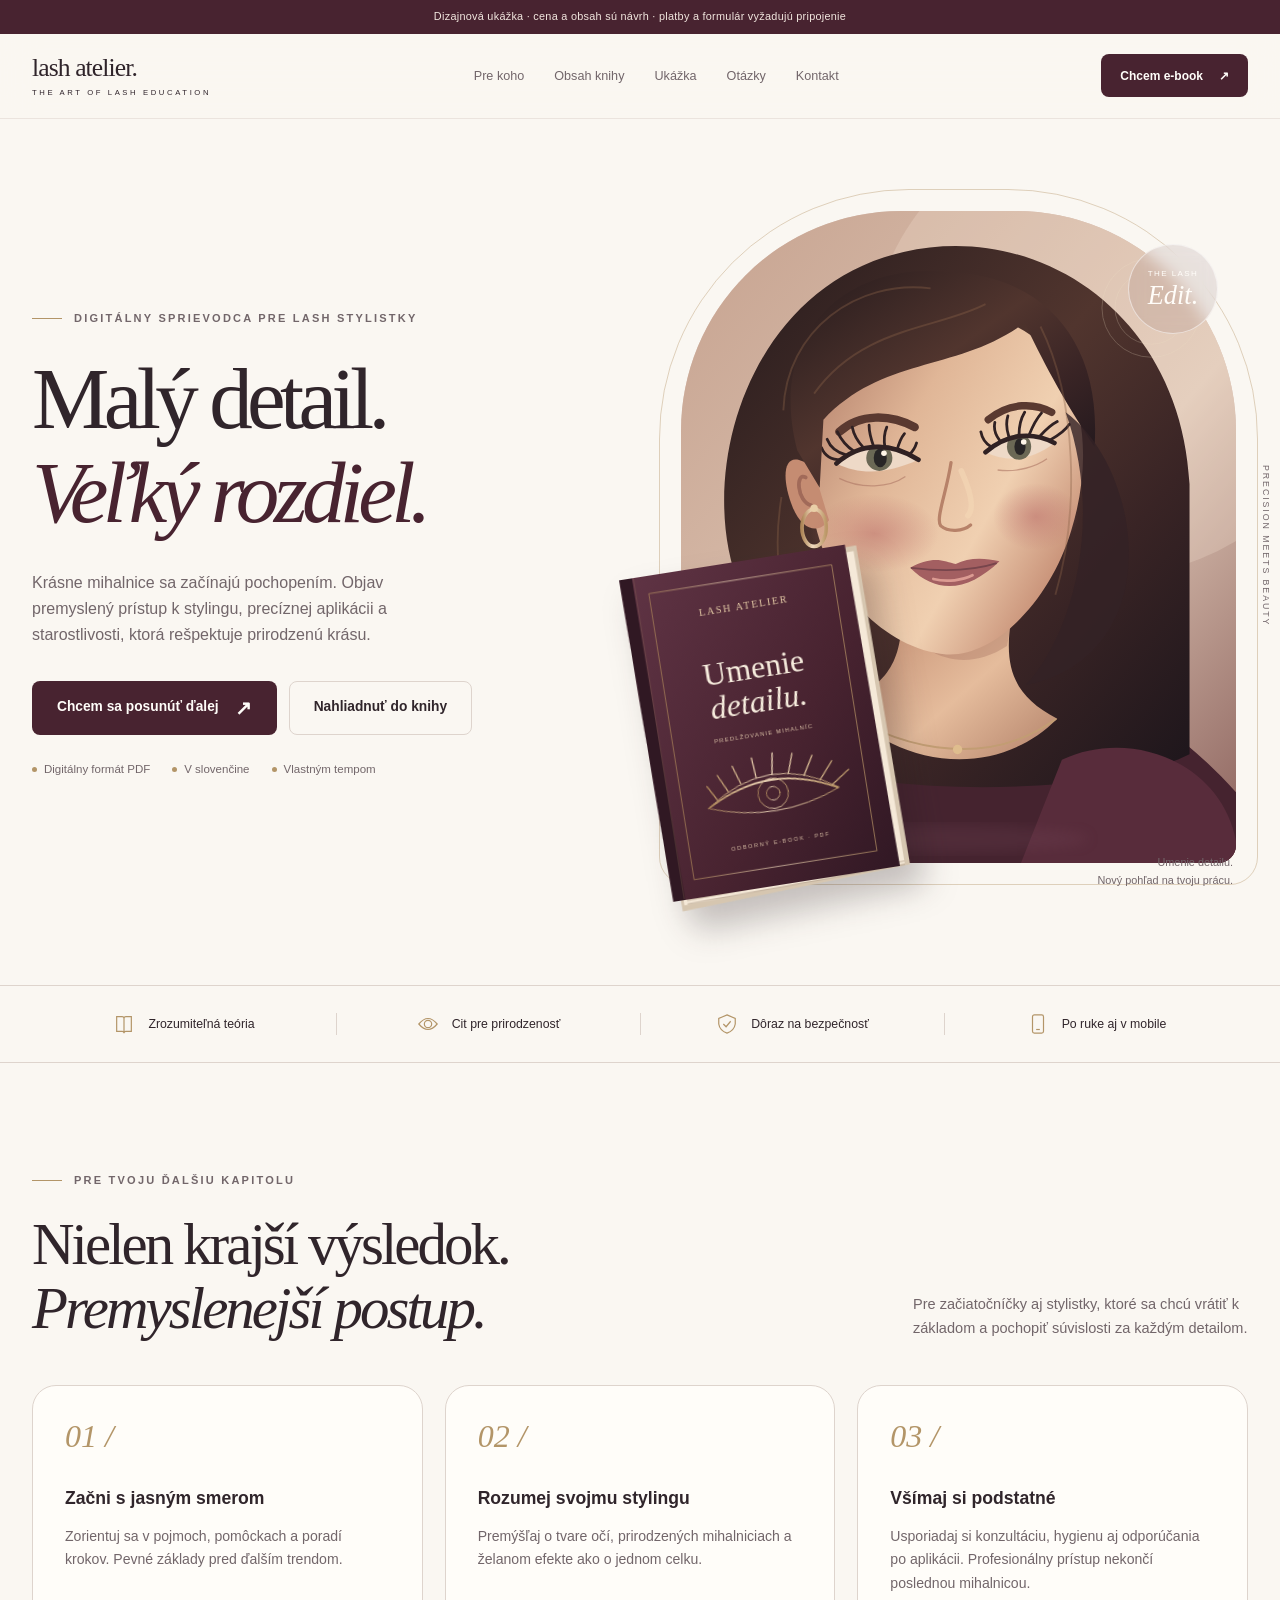
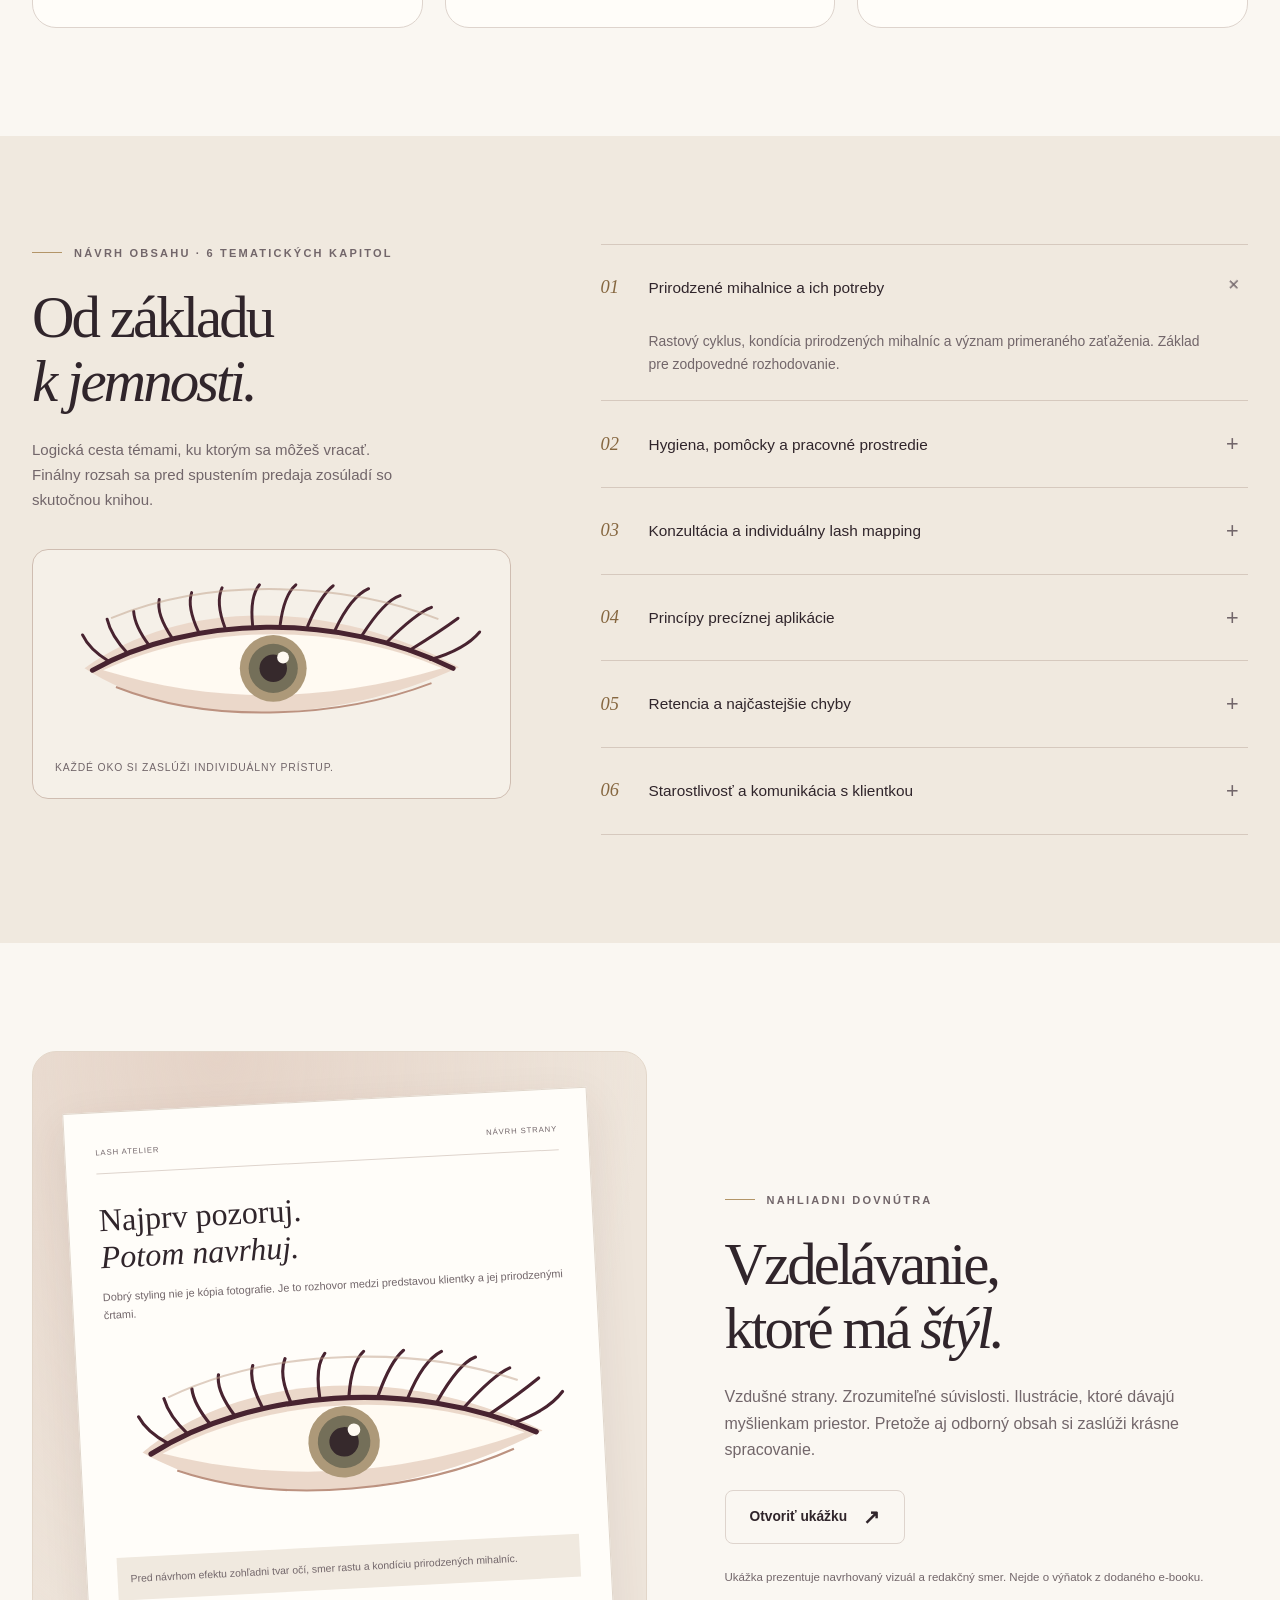
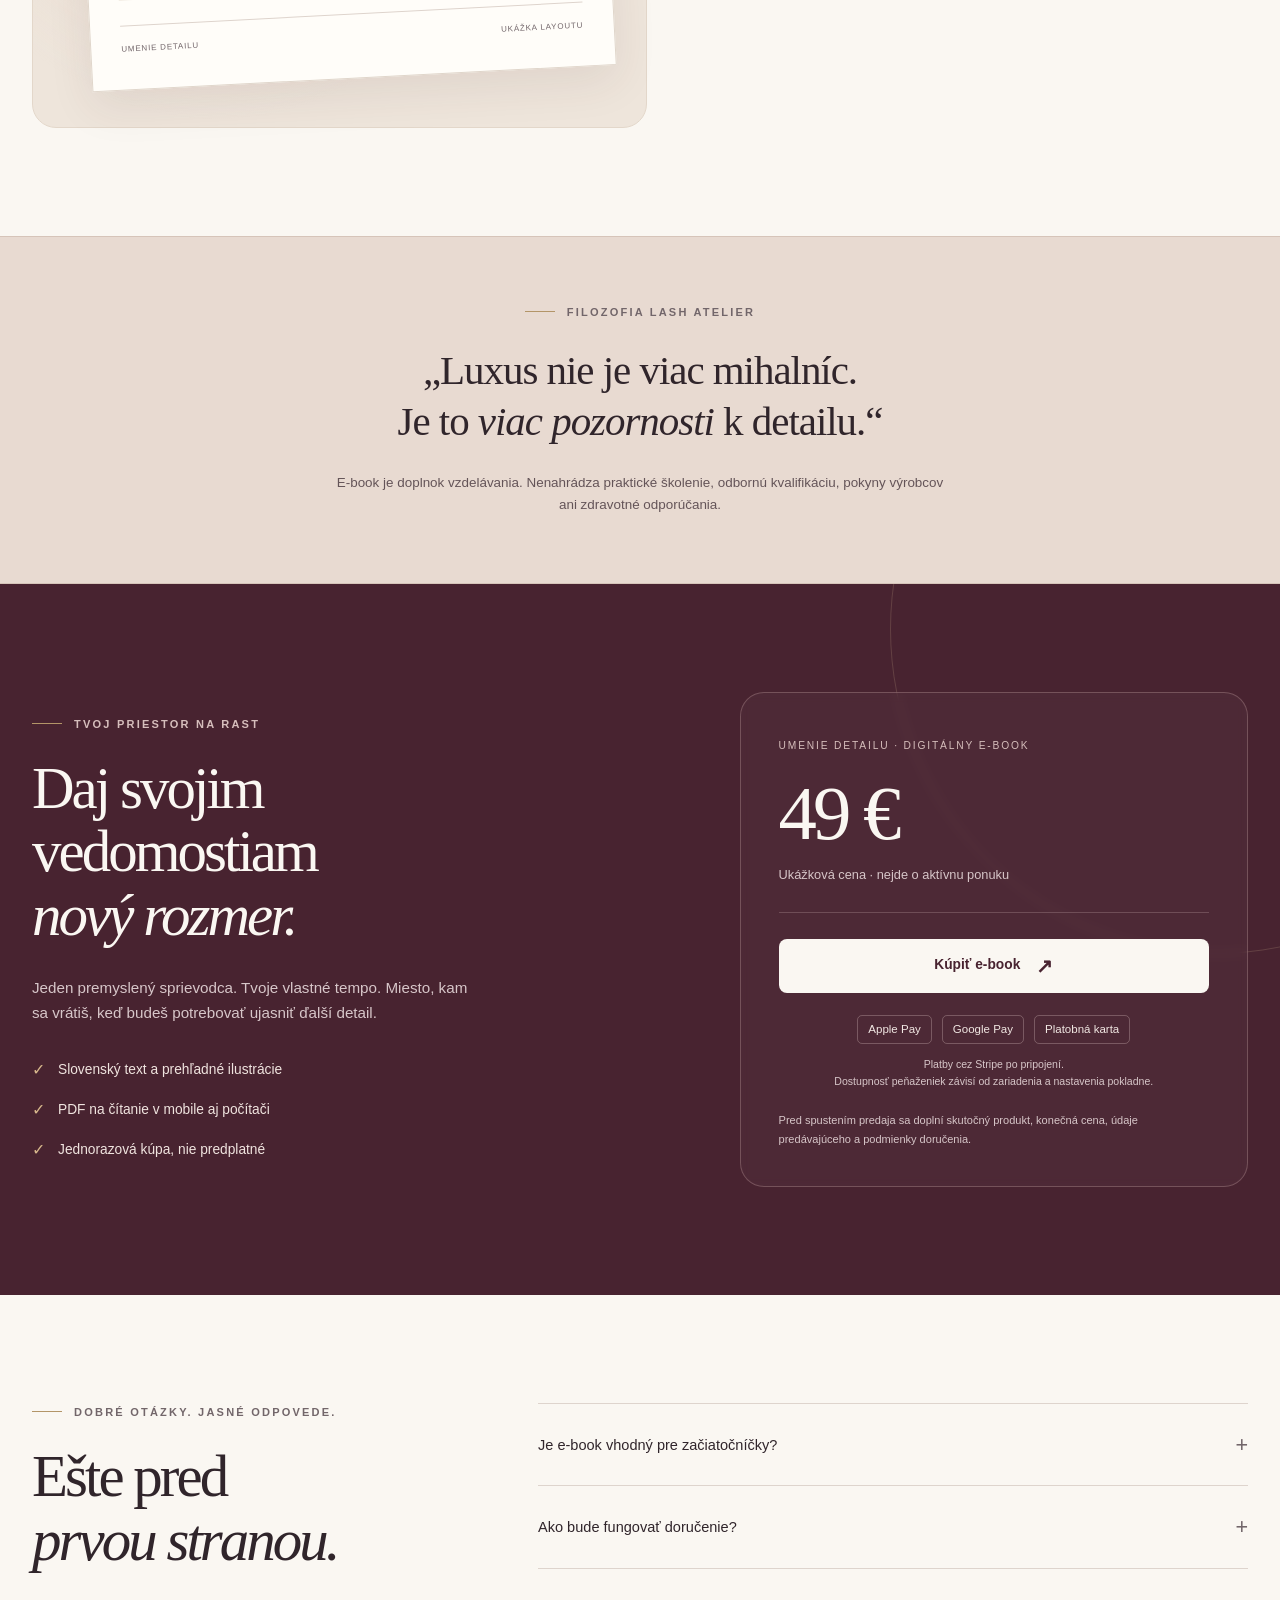
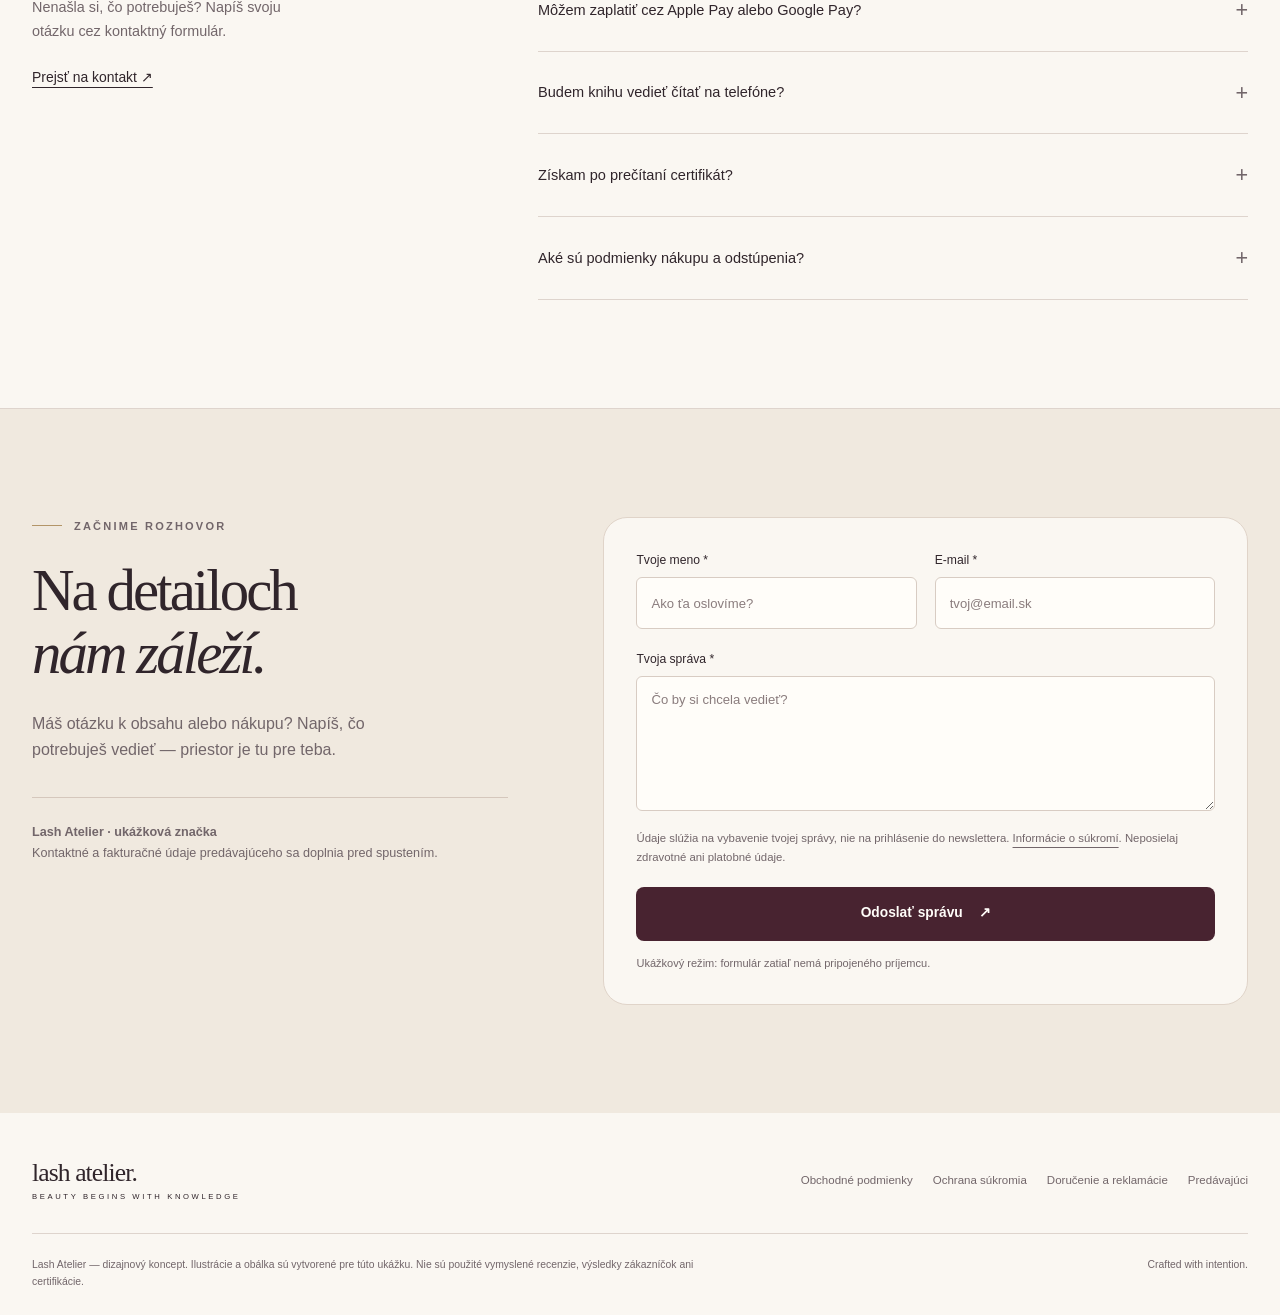
<file: Gemini_Flash_v9.html>
<!DOCTYPE html>
<html lang="sk">
<head>
  <meta charset="UTF-8">
  <meta name="viewport" content="width=device-width, initial-scale=1">
  <meta name="theme-color" content="#482330">
  <meta name="description" content="Lash Atelier — dizajnová ukážka predajnej stránky odborného e-booku o predlžovaní mihalníc.">
  <!-- Pred publikovaním doplň reálne SEO údaje a odstráň noindex. -->
  <meta name="robots" content="noindex, nofollow">
  <title>Lash Atelier — Umenie detailu</title>
  <style>
    :root {
      --paper: #faf7f2;
      --cream: #f0e9df;
      --white: #fffdf9;
      --ink: #30252b;
      --muted: #72666a;
      --wine: #482330;
      --wine-light: #673749;
      --gold: #b39568;
      --line: #ded4cd;
      --rose: #e7d0c8;
      --green: #345c48;
      --radius: 24px;
      --shadow: 0 28px 80px #38212b12;
      --serif: "Iowan Old Style", "Baskerville", "Palatino Linotype",
        "Book Antiqua", Georgia, serif;
      --sans: -apple-system, BlinkMacSystemFont, "Segoe UI", Arial, sans-serif;
    }

*, *::before, *::after { box-sizing: border-box; }
    html { scroll-behavior: smooth; scroll-padding-top: 100px; }
    body {
      margin: 0;
      color: var(--ink);
      background: var(--paper);
      font-family: var(--sans);
      font-size: 16px;
      line-height: 1.65;
      -webkit-font-smoothing: antialiased;
    }
    body.locked { overflow: hidden; }
    ::selection { background: var(--wine); color: var(--white); }
    button, input, textarea { font: inherit; }
    button, a, input, textarea { -webkit-tap-highlight-color: transparent; }
    button { cursor: pointer; }
    a { color: inherit; }
    button { color: inherit; }
    img, svg { max-width: 100%; }
    svg { display: block; }
    h1, h2, h3, p { margin: 0; }
    h1, h2, h3 { line-height: 1.08; }
    h1, h2 { font-family: var(--serif); font-weight: 400; }
    h1 { font-size: clamp(3.65rem, 6.8vw, 6.9rem); letter-spacing: -.065em; }
    h2 { font-size: clamp(2.55rem, 4.6vw, 4.6rem); letter-spacing: -.05em; }
    h3 { font-size: 1.1rem; font-weight: 600; line-height: 1.35; }
    em { font-family: var(--serif); font-weight: 400; }
    :focus-visible { outline: 3px solid #947142; outline-offset: 5px; }
    [hidden] { display: none !important; }
    .container { width: min(1220px, calc(100% - 64px)); margin-inline: auto; }
    .section { padding-block: 108px; }
    .eyebrow {
      display: flex;
      align-items: center;
      gap: 12px;
      font-size: .69rem;
      font-weight: 650;
      letter-spacing: .2em;
      text-transform: uppercase;
      color: var(--muted);
      margin-bottom: 24px;
    }
    .eyebrow::before { content: ""; width: 30px; height: 1px; background: var(--gold); }
    .muted { color: var(--muted); }
    .fine { font-size: .79rem; line-height: 1.65; }
    .text-link {
      border: 0;
      padding: 4px 0;
      background: none;
      text-decoration: underline;
      text-underline-offset: 5px;
      font-size: .87rem;
    }
    .btn {
      min-height: 54px;
      padding: 15px 24px;
      border: 1px solid transparent;
      border-radius: 8px;
      display: inline-flex;
      align-items: center;
      justify-content: center;
      gap: 16px;
      text-decoration: none;
      font-size: .86rem;
      font-weight: 600;
      line-height: 1.35;
      transition: background .2s, transform .2s, box-shadow .2s;
    }
    .btn:hover { transform: translateY(-2px); }
    .btn:active { transform: translateY(0); }
    .btn-primary { background: var(--wine); color: var(--white); }
    .btn-primary:hover { background: var(--wine-light); box-shadow: 0 10px 28px #48233024; }
    .btn-outline { border-color: var(--line); background: transparent; }
    .btn-outline:hover { background: var(--cream); }
    .btn-light { background: var(--paper); color: var(--wine); }
    .btn-light:hover { background: #eaddcf; }
    .btn:disabled { opacity: .6; cursor: wait; transform: none; }
    .arrow { font-size: 1.25rem; line-height: 1; }
    .skip {
      position: fixed;
      top: -80px;
      left: 16px;
      padding: 12px 20px;
      background: var(--wine);
      color: white;
      z-index: 100;
    }
    .skip:focus { top: 12px; }
    .preview-bar {
      background: var(--wine);
      color: #f2e7df;
      text-align: center;
      font-size: .68rem;
      padding: 8px 20px;
      letter-spacing: .025em;
    }
    .header {
      position: sticky;
      top: 0;
      z-index: 30;
      background: #faf7f2ed;
      border-bottom: 1px solid #ded4cd88;
      backdrop-filter: blur(18px);
    }
    .header-inner {
      height: 84px;
      display: flex;
      align-items: center;
      justify-content: space-between;
      gap: 24px;
    }
    .brand {
      text-decoration: none;
      display: flex;
      flex-direction: column;
      line-height: 1;
      flex-shrink: 0;
    }
    .brand-name { font-family: var(--serif); font-size: 1.6rem; letter-spacing: -.035em; }
    .brand-caption { font-size: .48rem; letter-spacing: .34em; margin-top: 8px; }
    .nav { display: flex; align-items: center; gap: 30px; }
    .nav a {
      text-decoration: none;
      font-size: .79rem;
      color: var(--muted);
      transition: color .2s;
    }
    .nav a:hover { color: var(--wine); }
    .header .btn { min-height: 43px; padding: 11px 18px; font-size: .75rem; }
    .menu-toggle {
      display: none;
      width: 44px;
      height: 44px;
      border: 1px solid var(--line);
      border-radius: 6px;
      background: transparent;
      align-items: center;
      justify-content: center;
    }
    .menu-toggle svg { width: 22px; height: 22px; }
    .hero {
      display: grid;
      grid-template-columns: 1fr 1fr;
      gap: 58px;
      align-items: center;
      min-height: 750px;
      padding-block: 66px 82px;
    }
    .hero h1 em { display: block; color: var(--wine); }
    .hero-description { max-width: 415px; color: var(--muted); margin-top: 30px; font-size: 1rem; }
    .hero-actions { display: flex; flex-wrap: wrap; gap: 12px; margin-top: 32px; }
    .hero-meta { display: flex; gap: 22px; flex-wrap: wrap; margin-top: 25px; }
    .hero-meta span { display: flex; align-items: center; gap: 7px; font-size: .72rem; color: var(--muted); }
    .dot { width: 5px; height: 5px; border-radius: 50%; background: var(--gold); }
    .hero-art {
      min-width: 0;
      position: relative;
      padding: 26px 12px 40px;
      isolation: isolate;
    }
    .art-frame {
      position: relative;
      aspect-ratio: 4 / 4.7;
      border-radius: 220px 220px 18px 18px;
      overflow: hidden;
      background: #ddc9bf;
    }
    .portrait { width: 100%; height: 100%; }
    .art-ring {
      position: absolute;
      inset: 4px -10px 18px;
      border: 1px solid #b3956866;
      border-radius: 250px 250px 28px 28px;
      z-index: -1;
    }
    .vertical-note {
      position: absolute;
      right: -25px;
      top: 39%;
      writing-mode: vertical-rl;
      font-size: .55rem;
      letter-spacing: .22em;
      color: var(--muted);
    }
    .edition-tag {
      position: absolute;
      top: 59px;
      right: 30px;
      width: 90px;
      height: 90px;
      border-radius: 50%;
      border: 1px solid #fff8;
      color: var(--white);
      display: grid;
      align-content: center;
      justify-items: center;
      backdrop-filter: blur(8px);
      background: #48233018;
    }
    .edition-tag small { font-size: .5rem; letter-spacing: .18em; }
    .edition-tag strong { font: italic 1.65rem var(--serif); }
    .book {
      position: absolute;
      width: 44%;
      left: -29px;
      bottom: 4px;
      transform: rotate(-9deg);
      filter: drop-shadow(13px 22px 16px #25171c40);
      animation: book-enter 1.1s ease-out both;
    }
    @keyframes book-enter {
      from { opacity: 0; transform: translateY(25px) rotate(-5deg); }
      to { opacity: 1; transform: translateY(0) rotate(-9deg); }
    }
    .art-caption {
      position: absolute;
      bottom: 13px;
      right: 15px;
      max-width: 190px;
      font-size: .68rem;
      color: var(--muted);
      text-align: right;
    }
    .principles { border-top: 1px solid var(--line); border-bottom: 1px solid var(--line); }
    .principles-grid { display: grid; grid-template-columns: repeat(4, 1fr); padding-block: 27px; }
    .principle { display: flex; align-items: center; justify-content: center; gap: 13px; font-size: .77rem; }
    .principle + .principle { border-left: 1px solid var(--line); }
    .principle svg { width: 22px; height: 22px; color: var(--gold); }
    .section-head { display: flex; align-items: end; justify-content: space-between; gap: 40px; margin-bottom: 45px; }
    .section-head > p { max-width: 335px; color: var(--muted); font-size: .91rem; }
    .section-head h2 { max-width: 680px; }
    .benefit-grid { display: grid; grid-template-columns: repeat(3, 1fr); gap: 22px; }
    .benefit-card {
      padding: 32px;
      border: 1px solid var(--line);
      border-radius: var(--radius);
      background: var(--white);
      transition: transform .25s, box-shadow .25s;
    }
    .benefit-card:hover { transform: translateY(-5px); box-shadow: var(--shadow); }
    .card-index { display: block; font: italic 2rem var(--serif); color: var(--gold); margin-bottom: 32px; }
    .benefit-card h3 { margin-bottom: 14px; }
    .benefit-card p { color: var(--muted); font-size: .88rem; }
    .curriculum { background: var(--cream); }
    .curriculum-grid { display: grid; grid-template-columns: .85fr 1.15fr; gap: 90px; align-items: start; }
    .curriculum-intro p:not(.eyebrow) { color: var(--muted); margin-top: 25px; max-width: 365px; font-size: .94rem; }
    .small-art {
      position: relative;
      margin-top: 36px;
      padding: 22px;
      border: 1px solid #cfbdb1;
      border-radius: 16px;
      background: #faf7f280;
    }
    .small-art svg { width: 100%; height: auto; }
    .small-art p { font-size: .65rem !important; margin-top: 10px !important; letter-spacing: .08em; text-transform: uppercase; }
    .chapter { border-bottom: 1px solid #d6c9be; }
    .chapter:first-child { border-top: 1px solid #d6c9be; }
    .chapter summary {
      list-style: none;
      cursor: pointer;
      display: grid;
      grid-template-columns: 34px 1fr 22px;
      gap: 14px;
      align-items: center;
      padding: 25px 0;
    }
    summary::-webkit-details-marker { display: none; }
    .chapter-number { font: italic 1.15rem var(--serif); color: #866740; }
    .chapter-title { font-size: .96rem; font-weight: 500; }
    .chapter-plus { font-size: 1.35rem; color: var(--muted); transition: transform .2s; }
    details[open] .chapter-plus { transform: rotate(45deg); }
    .chapter > p { padding: 0 32px 24px 48px; font-size: .87rem; color: var(--muted); }
    .preview-section { overflow: hidden; }
    .sample-layout { display: grid; grid-template-columns: 1.08fr .92fr; gap: 78px; align-items: center; }
    .sample-stage {
      position: relative;
      padding: 48px 44px;
      border-radius: var(--radius);
      background:
        radial-gradient(ellipse at 30% 0, #e5d3c7, transparent 70%),
        #eee5db;
      border: 1px solid #e3d7ca;
    }
    .sample-page {
      background: var(--white);
      padding: 34px 30px;
      box-shadow: 0 15px 45px #50312b17;
      transform: rotate(-3deg);
      border: 1px solid #e0d6cb;
    }
    .page-top { display: flex; justify-content: space-between; gap: 12px; font-size: .48rem; letter-spacing: .12em; color: var(--muted); border-bottom: 1px solid var(--line); padding-bottom: 13px; }
    .sample-page h3 { font: 2rem var(--serif); margin-top: 28px; }
    .sample-page > p { font-size: .68rem; margin-top: 13px; color: var(--muted); }
    .sample-page svg { margin: 26px 0 18px; }
    .page-note { padding: 13px; background: var(--cream); font-size: .65rem; color: var(--muted); }
    .page-bottom { display: flex; justify-content: space-between; border-top: 1px solid var(--line); padding-top: 16px; margin-top: 25px; color: var(--muted); font-size: .5rem; letter-spacing: .1em; }
    .sample-copy > p:not(.eyebrow) { margin-top: 24px; color: var(--muted); }
    .sample-copy .btn { margin-top: 27px; }
    .sample-disclaimer { font-size: .72rem; }
    .ethos {
      padding: 66px 0;
      background: #e8dad1;
      border-top: 1px solid #d6c4b9;
      border-bottom: 1px solid #d6c4b9;
      text-align: center;
    }
    .ethos .eyebrow { justify-content: center; }
    .ethos blockquote { max-width: 830px; margin: 0 auto; font: clamp(1.9rem, 3.2vw, 3.15rem)/1.25 var(--serif); letter-spacing: -.025em; }
    .ethos p:last-child { max-width: 615px; margin: 25px auto 0; font-size: .84rem; color: #645458; }
    .offer { background: var(--wine); color: var(--paper); position: relative; overflow: hidden; }
    .offer::before {
      content: "";
      width: 650px;
      height: 650px;
      position: absolute;
      right: -260px;
      top: -280px;
      border: 1px solid #d8bd9730;
      border-radius: 50%;
      pointer-events: none;
    }
    .offer .eyebrow { color: #d6bebc; }
    .offer-grid { display: grid; grid-template-columns: 1fr .83fr; gap: 95px; align-items: center; position: relative; }
    .offer h2 { max-width: 570px; }
    .offer-copy > p:not(.eyebrow) { margin-top: 27px; max-width: 445px; color: #d7c6c9; font-size: .95rem; }
    .offer-points { margin-top: 32px; display: grid; gap: 14px; }
    .offer-point { display: flex; align-items: center; gap: 13px; font-size: .86rem; color: #f0e4df; }
    .check { color: #d7b88c; font-size: 1rem; }
    .price-card { background: #ffffff08; border: 1px solid #cba8aa50; border-radius: var(--radius); padding: 38px; backdrop-filter: blur(5px); }
    .price-label { font-size: .64rem; letter-spacing: .18em; text-transform: uppercase; color: #d6bebc; }
    .price { font: 4.8rem/1.1 var(--serif); letter-spacing: -.05em; margin: 15px 0 8px; }
    .price-sub { font-size: .8rem; color: #d7c6c9; }
    .price-divider { border: 0; border-top: 1px solid #d4b9bb40; margin: 26px 0; }
    .price-card .btn { width: 100%; }
    .wallets { display: flex; justify-content: center; gap: 10px; flex-wrap: wrap; margin-top: 22px; }
    .wallet { border: 1px solid #d4b9bb55; border-radius: 5px; padding: 4px 10px; font-size: .72rem; color: #f1e7e3; }
    .wallet-caption { margin-top: 12px; text-align: center; color: #d7c6c9; font-size: .66rem; }
    .demo-note { margin-top: 21px; font-size: .69rem; color: #d7c6c9; }
    .faq-layout { display: grid; grid-template-columns: .75fr 1.25fr; gap: 80px; }
    .faq-intro p:not(.eyebrow) { color: var(--muted); margin-top: 24px; max-width: 290px; font-size: .9rem; }
    .faq-intro a { display: inline-block; margin-top: 18px; }
    .faq-item { border-bottom: 1px solid var(--line); }
    .faq-item:first-child { border-top: 1px solid var(--line); }
    .faq-item summary { list-style: none; cursor: pointer; padding: 23px 0; display: flex; align-items: center; justify-content: space-between; gap: 20px; font-size: .91rem; font-weight: 500; }
    .faq-item p { color: var(--muted); font-size: .87rem; padding: 0 35px 24px 0; }
    .contact { background: var(--cream); border-top: 1px solid var(--line); }
    .contact-grid { display: grid; grid-template-columns: .85fr 1.15fr; gap: 95px; }
    .contact-copy > p:not(.eyebrow) { margin-top: 25px; color: var(--muted); max-width: 345px; }
    .contact-detail { margin-top: 33px; padding-top: 24px; border-top: 1px solid #d5c7bc; font-size: .79rem; color: var(--muted); }
    .contact-form { background: var(--paper); border: 1px solid #e0d4c9; padding: 32px; border-radius: var(--radius); }
    .form-row { display: grid; grid-template-columns: 1fr 1fr; gap: 18px; }
    .field { margin-bottom: 20px; min-width: 0; }
    label { font-size: .76rem; display: block; margin-bottom: 7px; font-weight: 500; }
    input, textarea {
      display: block;
      width: 100%;
      min-height: 48px;
      border: 1px solid #d8ccc3;
      border-radius: 6px;
      background: var(--white);
      padding: 12px 14px;
      color: var(--ink);
      font-size: 16px;
      transition: border-color .2s, box-shadow .2s;
    }
    input:focus, textarea:focus { border-color: #967346; box-shadow: 0 0 0 3px #b3956818; }
    textarea { resize: vertical; min-height: 135px; }
    input::placeholder, textarea::placeholder { color: #8a7c7d; font-size: .82rem; }
    .form-privacy { font-size: .71rem; color: var(--muted); margin: -2px 0 20px; }
    .form-privacy button { font-size: inherit; padding: 0; }
    .contact-form .btn { width: 100%; }
    .status { font-size: .8rem; margin-top: 14px; padding: 12px 14px; border-radius: 6px; }
    .status:empty { display: none; }
    .status.error { background: #f3e2df; color: #7c2e36; }
    .status.success { background: #e4ede4; color: var(--green); }
    .form-state { font-size: .69rem; color: var(--muted); margin-top: 13px; }
    .honeypot { position: absolute; left: -10000px; width: 1px; height: 1px; overflow: hidden; }
    footer { padding: 47px 0 25px; background: var(--paper); }
    .footer-top { display: flex; align-items: center; justify-content: space-between; gap: 24px; padding-bottom: 32px; }
    .footer-links { display: flex; gap: 20px; flex-wrap: wrap; }
    .footer-links button { border: 0; background: none; padding: 5px 0; font-size: .72rem; color: var(--muted); }
    .footer-links button:hover { text-decoration: underline; }
    .footer-bottom { border-top: 1px solid var(--line); padding-top: 22px; display: flex; justify-content: space-between; gap: 25px; font-size: .65rem; color: var(--muted); }
    .footer-bottom p { max-width: 700px; }
    .sticky-buy {
      display: none;
      position: fixed;
      z-index: 25;
      inset: auto 0 0;
      padding: 11px 20px calc(11px + env(safe-area-inset-bottom));
      background: #faf7f2f5;
      border-top: 1px solid var(--line);
      backdrop-filter: blur(15px);
      align-items: center;
      justify-content: space-between;
      gap: 15px;
      transform: translateY(110%);
      transition: transform .25s;
    }
    .sticky-buy.visible { transform: translateY(0); }
    .sticky-title { font-size: .72rem; color: var(--muted); }
    .sticky-price { font-family: var(--serif); font-size: 1.35rem; line-height: 1.2; }
    .sticky-buy .btn { min-height: 45px; padding: 11px 20px; }
    .reveal { opacity: 1; transform: none; }
    .motion .reveal { opacity: 0; transform: translateY(24px); transition: opacity .7s, transform .7s; }
    .motion .reveal.in-view { opacity: 1; transform: none; }
    dialog {
      border: 1px solid var(--line);
      border-radius: 22px;
      padding: 0;
      color: var(--ink);
      background: var(--paper);
      width: min(590px, calc(100% - 30px));
      max-height: calc(100dvh - 40px);
      box-shadow: 0 35px 140px #180e2055;
      overflow-y: auto;
    }
    dialog::backdrop { background: #24151dcc; backdrop-filter: blur(6px); }
    .dialog-body { padding: 36px; }
    .dialog-top { display: flex; justify-content: space-between; align-items: center; gap: 16px; margin-bottom: 24px; }
    .dialog-top .eyebrow { margin-bottom: 0; font-size: .58rem; }
    .close-dialog { border: 1px solid var(--line); border-radius: 50%; background: transparent; width: 44px; height: 44px; flex-shrink: 0; font-size: 1.5rem; line-height: 1; }
    dialog h2 { font-size: 2.65rem; }
    dialog h3 { margin-top: 24px; margin-bottom: 9px; }
    dialog p { font-size: .87rem; color: var(--muted); margin-top: 17px; }
    .order-summary { margin: 25px 0; padding: 22px; border: 1px solid var(--line); border-radius: 12px; background: var(--white); }
    .order-line { display: flex; justify-content: space-between; align-items: center; gap: 20px; }
    .order-line strong { font: 2rem var(--serif); white-space: nowrap; }
    .order-line span { font-size: .87rem; }
    .order-summary small { display: block; color: var(--muted); font-size: .7rem; margin-top: 8px; }
    #checkout-button { width: 100%; }
    .modal-wallets .wallet { color: var(--ink); border-color: var(--line); }
    .legal-box { border-left: 2px solid var(--gold); padding-left: 18px; margin-top: 22px; }
    .modal-sample-art { margin-top: 22px; border: 1px solid var(--line); border-radius: 12px; padding: 18px; background: var(--white); }
    .no-js { padding: 15px; text-align: center; color: var(--wine); background: #eeded3; font-size: .82rem; }
    @media (min-width: 1500px) { .hero { min-height: 830px; } }
    @media (max-width: 1050px) {
      .container { width: min(1220px, calc(100% - 48px)); }
      .nav { gap: 20px; }
      .hero { gap: 38px; min-height: 650px; }
      .hero h1 { font-size: clamp(3.5rem, 7.2vw, 5.3rem); }
      .vertical-note { right: -18px; }
      .curriculum-grid, .sample-layout, .offer-grid, .contact-grid { gap: 45px; }
      .benefit-card { padding: 26px; }
      .principle { font-size: .69rem; gap: 9px; }
      .price-card { padding: 30px; }
      .sample-stage { padding: 35px 27px; }
    }
    @media (max-width: 780px) {
      html { scroll-padding-top: 85px; }
      .container { width: calc(100% - 40px); }
      .section { padding-block: 72px; }
      .header-inner { height: 72px; gap: 12px; }
      .brand-name { font-size: 1.4rem; }
      .brand-caption { font-size: .41rem; }
      .header-buy { margin-left: auto; }
      .menu-toggle { display: inline-flex; }
      .nav {
        display: none;
        position: absolute;
        top: 72px;
        left: 0;
        right: 0;
        padding: 20px;
        background: var(--paper);
        border-bottom: 1px solid var(--line);
        box-shadow: 0 18px 22px #30252b0b;
      }
      .nav.open { display: grid; gap: 0; }
      .nav a { padding: 12px 6px; font-size: .9rem; }
      .hero { grid-template-columns: 1fr; gap: 28px; padding-block: 49px 45px; }
      .hero-copy { max-width: 550px; }
      .hero h1 { font-size: clamp(3.6rem, 11vw, 5.5rem); }
      .hero-description { max-width: 460px; font-size: .95rem; margin-top: 24px; }
      .hero-art { width: min(480px, 90%); margin-inline: auto; padding-top: 18px; }
      .art-frame { aspect-ratio: 1 / 1.08; }
      .book { width: 42%; left: -15px; bottom: 4px; }
      .edition-tag { top: 40px; width: 78px; height: 78px; }
      .hero-actions { margin-top: 25px; }
      .hero-meta { margin-top: 20px; }
      .principles-grid { grid-template-columns: 1fr 1fr; padding-block: 10px; }
      .principle { justify-content: start; padding: 15px 9px; font-size: .73rem; }
      .principle + .principle { border: 0; }
      .principle:nth-child(odd) { border-right: 1px solid var(--line); }
      .principle:nth-child(n+3) { border-top: 1px solid var(--line); }
      .principle:nth-child(even) { padding-left: 22px; }
      .section-head { display: block; margin-bottom: 32px; }
      .section-head > p { margin-top: 22px; max-width: 440px; }
      .benefit-grid { grid-template-columns: 1fr; gap: 14px; }
      .benefit-card { padding: 26px; }
      .card-index { margin-bottom: 18px; }
      .curriculum-grid, .sample-layout, .offer-grid, .faq-layout, .contact-grid {
        grid-template-columns: 1fr;
        gap: 37px;
      }
      .small-art { max-width: 390px; }
      .sample-stage { max-width: 530px; width: 100%; margin-inline: auto; padding: 35px; }
      .sample-copy { order: -1; }
      .ethos { padding-block: 52px; }
      .price-card { max-width: 510px; width: 100%; padding: 30px; }
      .offer-grid { gap: 35px; }
      .faq-intro p:not(.eyebrow), .contact-copy > p:not(.eyebrow) { max-width: 450px; }
      .contact-form { padding: 25px; }
      .footer-top { align-items: start; flex-direction: column; gap: 25px; }
      .footer-links { gap: 12px 20px; }
      .footer-bottom { flex-direction: column; gap: 12px; }
      footer { padding-bottom: calc(110px + env(safe-area-inset-bottom)); }
      .sticky-buy { display: flex; }
      .dialog-body { padding: 25px; }
    }
    @media (max-width: 390px) {
      .container { width: calc(100% - 32px); }
      .header .btn { padding: 10px 12px; font-size: .7rem; }
      .header-inner { gap: 9px; }
      .brand-name { font-size: 1.24rem; }
      .hero h1 { font-size: 3.45rem; }
      .hero-actions { flex-direction: column; }
      .hero-actions .btn { width: 100%; }
      .art-caption { max-width: 130px; font-size: .57rem; }
      .principle { font-size: .65rem; gap: 7px; }
      .principle:nth-child(even) { padding-left: 13px; }
      .form-row { grid-template-columns: 1fr; gap: 0; }
      .contact-form { padding: 20px; }
      .sample-stage { padding: 25px 20px; }
      .sample-page { padding: 24px 21px; }
    }
    @media (prefers-reduced-motion: reduce) {
      html { scroll-behavior: auto; }
      *, *::before, *::after { animation: none !important; transition: none !important; }
      .motion .reveal { opacity: 1; transform: none; }
    }
  </style>
</head>

<body>
  <a class="skip" href="#main">Preskočiť na obsah</a>

<!-- Vlastné vektorové ilustrácie. Bez externých obrázkov a fontov. -->
  <svg xmlns="http://www.w3.org/2000/svg" width="0" height="0"
       aria-hidden="true" focusable="false"
       style="position:absolute;overflow:hidden">
    <defs>
      <linearGradient id="portrait-bg" x1="0" y1="0" x2="1" y2="1">
        <stop offset="0" stop-color="#c6a28f"/>
        <stop offset=".6" stop-color="#dfc7b6"/>
        <stop offset="1" stop-color="#8b615c"/>
      </linearGradient>
      <linearGradient id="skin" x1="0" y1="0" x2="1" y2=".7">
        <stop stop-color="#a66f5d"/>
        <stop offset=".42" stop-color="#e0b697"/>
        <stop offset=".73" stop-color="#f0d0b1"/>
        <stop offset="1" stop-color="#c48b72"/>
      </linearGradient>
      <linearGradient id="neck" x1="0" y1="0" x2="1" y2="1">
        <stop stop-color="#b77c62"/>
        <stop offset=".6" stop-color="#e5bc9c"/>
        <stop offset="1" stop-color="#b3826a"/>
      </linearGradient>
      <radialGradient id="blush">
        <stop stop-color="#bd716c" stop-opacity=".57"/>
        <stop offset="1" stop-color="#bd716c" stop-opacity="0"/>
      </radialGradient>
      <linearGradient id="hair" x1="0" y1="0" x2="1" y2="1">
        <stop stop-color="#251a1c"/>
        <stop offset=".45" stop-color="#51352e"/>
        <stop offset=".7" stop-color="#392425"/>
        <stop offset="1" stop-color="#1c151b"/>
      </linearGradient>
      <linearGradient id="cover" x1="0" y1="0" x2="1" y2="1">
        <stop stop-color="#603445"/>
        <stop offset=".6" stop-color="#482330"/>
        <stop offset="1" stop-color="#311824"/>
      </linearGradient>
      <linearGradient id="foil" x1="0" y1="0" x2="1" y2="0">
        <stop stop-color="#ae8759"/>
        <stop offset=".45" stop-color="#f5dec0"/>
        <stop offset="1" stop-color="#bb9767"/>
      </linearGradient>
      <filter id="soft-blur"><feGaussianBlur stdDeviation="7"/></filter>

<symbol id="portrait-art" viewBox="0 0 600 700">
        <rect width="600" height="700" fill="url(#portrait-bg)"/>
        <ellipse cx="462" cy="147" rx="255" ry="245" fill="#f5e7d3" opacity=".24"/>
        <path d="M-50 715C-2 483 129 464 225 478C337 455 522 494 656 700Z" fill="#45232f"/>
        <path d="M65 404C16 280 76 81 241 44C389 10 539 114 548 293L548 583C449 633 148 635 46 558Z" fill="url(#hair)"/>
        <path d="M237 390C247 487 225 504 177 530C219 588 332 619 406 545C347 514 346 475 365 398Z" fill="url(#neck)"/>
        <path d="M236 441C265 482 309 495 352 467L362 414Z" fill="#9c6759" opacity=".32"/>
        <path d="M128 229C130 114 251 77 351 119C433 151 449 253 421 343C399 417 340 479 287 476C221 470 159 405 145 330Z" fill="url(#skin)"/>
        <path d="M144 276C112 250 108 283 122 318C132 342 149 348 161 332" fill="#c58c72"/>
        <path d="M136 286C125 279 126 312 142 316" fill="none" stroke="#a16a59" stroke-width="4" stroke-linecap="round"/>
        <ellipse cx="210" cy="346" rx="69" ry="42" fill="url(#blush)"/>
        <ellipse cx="383" cy="328" rx="46" ry="36" fill="url(#blush)"/>
        <path d="M292 270C287 303 275 331 281 338C289 345 305 344 313 337" fill="none" stroke="#b78269" stroke-width="3.5" stroke-linecap="round"/>
        <path d="M303 279C312 299 318 319 310 327" fill="none" stroke="#f5d7b6" stroke-width="6" stroke-linecap="round" opacity=".65"/>
        <path d="M248 383C273 369 285 376 297 379C310 372 327 372 344 376C312 407 278 413 248 383Z" fill="#a35f61"/>
        <path d="M249 383C282 387 313 387 341 378" fill="none" stroke="#77454c" stroke-width="2"/>
        <path d="M273 395C288 399 305 396 315 391" fill="none" stroke="#dc9b92" stroke-width="3" stroke-linecap="round"/>
        <path d="M172 237C194 217 227 218 253 232" fill="none" stroke="#5a3930" stroke-width="9" stroke-linecap="round"/>
        <path d="M332 224C355 205 382 206 400 216" fill="none" stroke="#5a3930" stroke-width="8" stroke-linecap="round"/>
        <path d="M169 271C198 247 230 250 257 267C224 282 195 284 169 271Z" fill="#eed9c7"/>
        <path d="M329 259C352 237 382 237 403 249C380 267 353 271 329 259Z" fill="#eed9c7"/>
        <ellipse cx="215" cy="265" rx="14" ry="14" fill="#6b6855"/>
        <ellipse cx="365" cy="253" rx="13" ry="14" fill="#6b6855"/>
        <ellipse cx="216" cy="265" rx="7" ry="10" fill="#282526"/>
        <ellipse cx="366" cy="253" rx="6" ry="9" fill="#282526"/>
        <circle cx="220" cy="260" r="3" fill="#fff6e8"/>
        <circle cx="370" cy="248" r="3" fill="#fff6e8"/>
        <path d="M169 271C195 248 227 248 257 267M329 259C353 238 380 237 403 249" fill="none" stroke="#302123" stroke-width="5" stroke-linecap="round"/>
        <g fill="none" stroke="#302123" stroke-linecap="round">
          <path d="M174 267Q158 267 153 254M180 262Q164 258 159 245M188 258Q176 250 170 237M198 254Q188 243 186 232M209 253Q204 239 204 230M221 254Q219 241 223 232M234 257Q237 245 242 239M247 262Q253 256 255 249" stroke-width="3"/>
          <path d="M335 253Q326 248 324 237M344 246Q337 237 339 227M354 242Q350 230 353 220M365 240Q365 226 371 216M376 240Q382 225 389 217M387 242Q398 230 406 226M398 246Q413 238 419 229" stroke-width="3"/>
        </g>
        <path d="M172 287C196 299 226 297 243 285M342 278C363 281 384 274 395 266" fill="none" stroke="#ae7765" stroke-width="1.5" opacity=".6"/>
        <path d="M127 257C95 136 174 56 285 65C390 68 454 138 446 253C411 201 388 156 371 120C300 173 220 155 155 224L151 297Z" fill="url(#hair)"/>
        <path d="M145 196C196 124 277 127 329 100M112 214C115 127 192 73 270 83M388 124C427 203 430 323 404 412M110 307C93 411 131 491 195 529" fill="none" stroke="#886148" stroke-width="2" opacity=".38"/>
        <path d="M415 216C457 334 421 458 372 509C423 500 476 461 482 384C488 321 460 249 415 216Z" fill="#342226" opacity=".8"/>
        <ellipse cx="145" cy="340" rx="13" ry="20" fill="none" stroke="url(#foil)" stroke-width="4"/>
        <circle cx="145" cy="319" r="4" fill="#e9cfa7"/>
        <path d="M170 532C222 572 324 604 405 545" fill="none" stroke="#c29d73" stroke-width="2"/>
        <circle cx="299" cy="578" r="5" fill="#dfbd8e"/>
        <path d="M0 635C147 557 163 610 223 700H0ZM411 589C492 551 600 600 600 700H367Z" fill="#582c3b"/>
        <ellipse cx="280" cy="674" rx="160" ry="15" fill="#7e5060" opacity=".2" filter="url(#soft-blur)"/>
        <g fill="none" stroke="#efe0c6" opacity=".25">
          <circle cx="507" cy="104" r="39"/>
          <circle cx="507" cy="104" r="53"/>
          <path d="M492 104H522M507 89V119"/>
        </g>
      </symbol>

<symbol id="eye-art" viewBox="0 0 440 180">
        <path d="M30 98C130 25 285 28 411 97C288 154 130 163 30 98Z" fill="#ebd8ca"/>
        <path d="M49 100C150 53 282 50 394 98C275 133 164 135 49 100Z" fill="#fffaf2"/>
        <circle cx="222" cy="98" r="34" fill="#ad9979"/>
        <circle cx="222" cy="98" r="25" fill="#746f59"/>
        <circle cx="222" cy="98" r="14" fill="#36292c"/>
        <circle cx="232" cy="87" r="6" fill="#fffaf2"/>
        <path d="M38 100C137 44 288 40 405 98" fill="none" stroke="#482330" stroke-width="5" stroke-linecap="round"/>
        <g fill="none" stroke="#482330" stroke-width="3" stroke-linecap="round">
          <path d="M55 91Q35 79 28 64M74 83Q57 65 53 48M96 75Q81 55 80 40M119 67Q103 43 106 28M146 61Q134 35 139 21M173 57Q163 31 170 16M201 54Q198 25 208 13M229 54Q233 23 245 13M257 55Q270 24 283 14M285 59Q301 25 319 17M312 65Q335 29 351 24M337 72Q367 42 383 36M360 80Q391 61 410 47M382 89Q417 79 432 61"/>
        </g>
        <path d="M62 117C163 157 294 147 383 113" fill="none" stroke="#bc9280" stroke-width="2"/>
        <path d="M57 47C163 3 299 12 390 48" fill="none" stroke="#bfa089" stroke-width="2" opacity=".5"/>
      </symbol>

<symbol id="book-art" viewBox="0 0 300 400">
        <path d="M14 9L287 3L291 384L18 397Z" fill="#d6c6b0"/>
        <path d="M20 14L283 9L285 382L21 390Z" fill="#f5e9d8"/>
        <path d="M25 385L285 379M25 389L285 383" stroke="#baa894" stroke-width="1"/>
        <path d="M5 0H274L279 384H9Z" fill="url(#cover)"/>
        <path d="M5 0H20L23 384H9Z" fill="#301823"/>
        <path d="M22 0V383" stroke="#97735e" stroke-opacity=".35"/>
        <path d="M37 21H255V362H37Z" fill="none" stroke="url(#foil)" stroke-width=".8"/>
        <text x="145" y="57" text-anchor="middle" fill="#e4caa6" font-family="Georgia, serif" font-size="12" letter-spacing="2">LASH ATELIER</text>
        <path d="M124 76H166" stroke="url(#foil)"/>
        <text x="145" y="139" text-anchor="middle" fill="#f7edde" font-family="Georgia, serif" font-size="38">Umenie</text>
        <text x="145" y="179" text-anchor="middle" fill="#f7edde" font-family="Georgia, serif" font-size="38" font-style="italic">detailu.</text>
        <text x="145" y="207" text-anchor="middle" fill="#d9bfa6" font-family="Arial, sans-serif" font-size="7" letter-spacing="1.4">PREDLŽOVANIE MIHALNÍC</text>
        <g fill="none" stroke="url(#foil)" stroke-linecap="round">
          <path d="M67 282Q145 226 223 281Q146 312 67 282Z" stroke-width="1"/>
          <path d="M69 281Q145 239 221 281" stroke-width="2"/>
          <path d="M79 274L69 256M93 266L83 245M109 259L102 237M128 255L126 231M147 254L151 229M166 256L174 233M184 261L197 239M202 269L219 249M215 277L237 262" stroke-width="1.5"/>
          <circle cx="145" cy="276" r="18"/>
          <circle cx="145" cy="276" r="8"/>
        </g>
        <text x="145" y="336" text-anchor="middle" fill="#d9bfa6" font-family="Arial, sans-serif" font-size="6.5" letter-spacing="2">ODBORNÝ E-BOOK · PDF</text>
      </symbol>
    </defs>
  </svg>

<div class="preview-bar">
    Dizajnová ukážka · cena a obsah sú návrh · platby a formulár vyžadujú pripojenie
  </div>

<header class="header">
    <div class="container header-inner">
      <a class="brand" href="#main" aria-label="Lash Atelier — úvod">
        <span class="brand-name">lash atelier<span aria-hidden="true">.</span></span>
        <span class="brand-caption">THE ART OF LASH EDUCATION</span>
      </a>
      <nav class="nav" id="navigation" aria-label="Hlavná navigácia">
        <a href="#pre-koho">Pre koho</a>
        <a href="#obsah">Obsah knihy</a>
        <a href="#ukazka">Ukážka</a>
        <a href="#otazky">Otázky</a>
        <a href="#kontakt">Kontakt</a>
      </nav>
      <button class="btn btn-primary header-buy" type="button" data-buy>
        Chcem e-book <span aria-hidden="true">↗</span>
      </button>
      <button class="menu-toggle" type="button" aria-expanded="false"
              aria-controls="navigation" aria-label="Otvoriť navigáciu">
        <svg viewBox="0 0 24 24" fill="none" stroke="currentColor" stroke-width="1.5" aria-hidden="true">
          <path d="M4 8H20M4 16H20"/>
        </svg>
      </button>
    </div>
  </header>

<noscript>
    <div class="no-js">
      Obsah stránky je dostupný bez JavaScriptu. Objednávkové okno a odosielanie formulára vyžadujú JavaScript a pripojenie služieb.
    </div>
  </noscript>

<main id="main">
    <section class="container hero" aria-labelledby="hero-heading">
      <div class="hero-copy">
        <p class="eyebrow">Digitálny sprievodca pre lash stylistky</p>
        <h1 id="hero-heading">Malý detail.<br><em>Veľký rozdiel.</em></h1>
        <p class="hero-description">
          Krásne mihalnice sa začínajú pochopením.
          Objav premyslený prístup k stylingu, precíznej aplikácii
          a starostlivosti, ktorá rešpektuje prirodzenú krásu.
        </p>
        <div class="hero-actions">
          <button class="btn btn-primary" type="button" data-buy>
            Chcem sa posunúť ďalej <span class="arrow" aria-hidden="true">↗</span>
          </button>
          <a class="btn btn-outline" href="#ukazka">
            Nahliadnuť do knihy
          </a>
        </div>
        <div class="hero-meta" aria-label="Navrhovaný formát produktu">
          <span><i class="dot" aria-hidden="true"></i>Digitálny formát PDF</span>
          <span><i class="dot" aria-hidden="true"></i>V slovenčine</span>
          <span><i class="dot" aria-hidden="true"></i>Vlastným tempom</span>
        </div>
      </div>

<div class="hero-art">
        <div class="art-ring" aria-hidden="true"></div>
        <div class="art-frame">
          <svg class="portrait" viewBox="0 0 600 700" role="img"
               aria-label="Autorská vektorová ilustrácia ženy s výraznými mihalnicami v teplých luxusných farbách"
               preserveAspectRatio="xMidYMid slice">
            <use href="#portrait-art"/>
          </svg>
        </div>
        <div class="edition-tag" aria-hidden="true">
          <small>THE LASH</small><strong>Edit.</strong>
        </div>
        <span class="vertical-note" aria-hidden="true">PRECISION MEETS BEAUTY</span>
        <svg class="book" viewBox="0 0 300 400" role="img"
             aria-label="Návrh bordovo-zlatej obálky e-booku Umenie detailu">
          <use href="#book-art"/>
        </svg>
        <p class="art-caption">Umenie detailu.<br>Nový pohľad na tvoju prácu.</p>
      </div>
    </section>

<div class="principles">
      <div class="container principles-grid">
        <div class="principle">
          <svg viewBox="0 0 24 24" fill="none" stroke="currentColor" stroke-width="1.3" aria-hidden="true">
            <path d="M4 4H10Q12 4 12 6Q12 4 14 4H20V20H14Q12 20 12 22Q12 20 10 20H4ZM12 6V20"/>
          </svg>
          Zrozumiteľná teória
        </div>
        <div class="principle">
          <svg viewBox="0 0 24 24" fill="none" stroke="currentColor" stroke-width="1.3" aria-hidden="true">
            <path d="M2 12Q12 0 22 12Q12 24 2 12Z"/><circle cx="12" cy="12" r="4"/>
          </svg>
          Cit pre prirodzenosť
        </div>
        <div class="principle">
          <svg viewBox="0 0 24 24" fill="none" stroke="currentColor" stroke-width="1.3" aria-hidden="true">
            <path d="M12 2L21 6V12Q20 19 12 22Q4 19 3 12V6Z"/><path d="M8 12L11 15L16 9"/>
          </svg>
          Dôraz na bezpečnosť
        </div>
        <div class="principle">
          <svg viewBox="0 0 24 24" fill="none" stroke="currentColor" stroke-width="1.3" aria-hidden="true">
            <rect x="6" y="2" width="12" height="20" rx="2"/><path d="M10 18H14"/>
          </svg>
          Po ruke aj v mobile
        </div>
      </div>
    </div>

<section class="section container" id="pre-koho" aria-labelledby="benefit-heading">
      <div class="section-head reveal">
        <div>
          <p class="eyebrow">Pre tvoju ďalšiu kapitolu</p>
          <h2 id="benefit-heading">Nielen krajší výsledok.<br><em>Premyslenejší postup.</em></h2>
        </div>
        <p>
          Pre začiatočníčky aj stylistky, ktoré sa chcú vrátiť k základom
          a pochopiť súvislosti za každým detailom.
        </p>
      </div>
      <div class="benefit-grid">
        <article class="benefit-card reveal">
          <span class="card-index" aria-hidden="true">01 /</span>
          <h3>Začni s jasným smerom</h3>
          <p>
            Zorientuj sa v pojmoch, pomôckach a poradí krokov.
            Pevné základy pred ďalším trendom.
          </p>
        </article>
        <article class="benefit-card reveal">
          <span class="card-index" aria-hidden="true">02 /</span>
          <h3>Rozumej svojmu stylingu</h3>
          <p>
            Premýšľaj o tvare očí, prirodzených mihalniciach a želanom
            efekte ako o jednom celku.
          </p>
        </article>
        <article class="benefit-card reveal">
          <span class="card-index" aria-hidden="true">03 /</span>
          <h3>Všímaj si podstatné</h3>
          <p>
            Usporiadaj si konzultáciu, hygienu aj odporúčania po aplikácii.
            Profesionálny prístup nekončí poslednou mihalnicou.
          </p>
        </article>
      </div>
    </section>

<section class="section curriculum" id="obsah" aria-labelledby="contents-heading">
      <div class="container curriculum-grid">
        <div class="curriculum-intro reveal">
          <p class="eyebrow">Návrh obsahu · 6 tematických kapitol</p>
          <h2 id="contents-heading">Od základu<br><em>k jemnosti.</em></h2>
          <p>
            Logická cesta témami, ku ktorým sa môžeš vracať.
            Finálny rozsah sa pred spustením predaja zosúladí so skutočnou knihou.
          </p>
          <div class="small-art">
            <svg viewBox="0 0 440 180" role="img" aria-label="Vektorová ilustrácia oka a precízne tvarovaných mihalníc">
              <use href="#eye-art"/>
            </svg>
            <p>Každé oko si zaslúži individuálny prístup.</p>
          </div>
        </div>
        <div class="chapters reveal">
          <details class="chapter" open>
            <summary>
              <span class="chapter-number">01</span>
              <span class="chapter-title">Prirodzené mihalnice a ich potreby</span>
              <span class="chapter-plus" aria-hidden="true">+</span>
            </summary>
            <p>Rastový cyklus, kondícia prirodzených mihalníc a význam primeraného zaťaženia. Základ pre zodpovedné rozhodovanie.</p>
          </details>
          <details class="chapter">
            <summary>
              <span class="chapter-number">02</span>
              <span class="chapter-title">Hygiena, pomôcky a pracovné prostredie</span>
              <span class="chapter-plus" aria-hidden="true">+</span>
            </summary>
            <p>Organizácia pracoviska, zásady hygieny, orientácia v pomôckach a rešpektovanie návodov výrobcov používaných prípravkov.</p>
          </details>
          <details class="chapter">
            <summary>
              <span class="chapter-number">03</span>
              <span class="chapter-title">Konzultácia a individuálny lash mapping</span>
              <span class="chapter-plus" aria-hidden="true">+</span>
            </summary>
            <p>Očakávania klientky, pozorovanie tvaru očí a návrh stylingu. Prečo jedna populárna mapa nefunguje automaticky pre každého.</p>
          </details>
          <details class="chapter">
            <summary>
              <span class="chapter-number">04</span>
              <span class="chapter-title">Princípy precíznej aplikácie</span>
              <span class="chapter-plus" aria-hidden="true">+</span>
            </summary>
            <p>Teoretický prehľad izolácie, smerovania a konzistentného postupu ako doplnok praktického vzdelávania pod odborným vedením.</p>
          </details>
          <details class="chapter">
            <summary>
              <span class="chapter-number">05</span>
              <span class="chapter-title">Retencia a najčastejšie chyby</span>
              <span class="chapter-plus" aria-hidden="true">+</span>
            </summary>
            <p>Súvislosti medzi prípravou, prostredím, výrobkami a následnou starostlivosťou. Systematické hľadanie príčin namiesto univerzálnych sľubov.</p>
          </details>
          <details class="chapter">
            <summary>
              <span class="chapter-number">06</span>
              <span class="chapter-title">Starostlivosť a komunikácia s klientkou</span>
              <span class="chapter-plus" aria-hidden="true">+</span>
            </summary>
            <p>Zrozumiteľné odporúčania, realistické očakávania, následná komunikácia a situácie, pri ktorých aplikáciu nevykonať.</p>
          </details>
        </div>
      </div>
    </section>

<section class="section container preview-section" id="ukazka" aria-labelledby="sample-heading">
      <div class="sample-layout">
        <div class="sample-stage reveal">
          <div class="sample-page">
            <div class="page-top"><span>LASH ATELIER</span><span>NÁVRH STRANY</span></div>
            <h3>Najprv pozoruj.<br><em>Potom navrhuj.</em></h3>
            <p>
              Dobrý styling nie je kópia fotografie.
              Je to rozhovor medzi predstavou klientky a jej prirodzenými črtami.
            </p>
            <svg viewBox="0 0 440 180" role="img" aria-label="Ilustrácia oka v návrhu vnútornej strany knihy">
              <use href="#eye-art"/>
            </svg>
            <div class="page-note">
              Pred návrhom efektu zohľadni tvar očí, smer rastu
              a kondíciu prirodzených mihalníc.
            </div>
            <div class="page-bottom"><span>UMENIE DETAILU</span><span>UKÁŽKA LAYOUTU</span></div>
          </div>
        </div>
        <div class="sample-copy reveal">
          <p class="eyebrow">Nahliadni dovnútra</p>
          <h2 id="sample-heading">Vzdelávanie,<br>ktoré má <em>štýl.</em></h2>
          <p>
            Vzdušné strany. Zrozumiteľné súvislosti. Ilustrácie,
            ktoré dávajú myšlienkam priestor.
            Pretože aj odborný obsah si zaslúži krásne spracovanie.
          </p>
          <button class="btn btn-outline" type="button" data-open="sample-dialog">
            Otvoriť ukážku <span class="arrow" aria-hidden="true">↗</span>
          </button>
          <p class="sample-disclaimer">
            Ukážka prezentuje navrhovaný vizuál a redakčný smer.
            Nejde o výňatok z dodaného e-booku.
          </p>
        </div>
      </div>
    </section>

<section class="ethos">
      <div class="container reveal">
        <p class="eyebrow">Filozofia Lash Atelier</p>
        <blockquote>„Luxus nie je viac mihalníc.<br>Je to <em>viac pozornosti</em> k detailu.“</blockquote>
        <p>
          E-book je doplnok vzdelávania. Nenahrádza praktické školenie,
          odbornú kvalifikáciu, pokyny výrobcov ani zdravotné odporúčania.
        </p>
      </div>
    </section>

<section class="section offer" id="kupa" aria-labelledby="offer-heading">
      <div class="container offer-grid">
        <div class="offer-copy reveal">
          <p class="eyebrow">Tvoj priestor na rast</p>
          <h2 id="offer-heading">Daj svojim<br>vedomostiam<br><em>nový rozmer.</em></h2>
          <p>
            Jeden premyslený sprievodca. Tvoje vlastné tempo.
            Miesto, kam sa vrátiš, keď budeš potrebovať ujasniť ďalší detail.
          </p>
          <div class="offer-points" aria-label="Navrhované vlastnosti produktu">
            <div class="offer-point"><span class="check" aria-hidden="true">✓</span>Slovenský text a prehľadné ilustrácie</div>
            <div class="offer-point"><span class="check" aria-hidden="true">✓</span>PDF na čítanie v mobile aj počítači</div>
            <div class="offer-point"><span class="check" aria-hidden="true">✓</span>Jednorazová kúpa, nie predplatné</div>
          </div>
        </div>
        <div class="price-card reveal">
          <span class="price-label">Umenie detailu · digitálny e-book</span>
          <div class="price" data-price>49 €</div>
          <p class="price-sub">Ukážková cena · nejde o aktívnu ponuku</p>
          <hr class="price-divider">
          <button class="btn btn-light" type="button" data-buy>
            Kúpiť e-book <span class="arrow" aria-hidden="true">↗</span>
          </button>
          <div class="wallets" aria-label="Možnosti po pripojení platobnej pokladne">
            <span class="wallet">Apple Pay</span>
            <span class="wallet">Google Pay</span>
            <span class="wallet">Platobná karta</span>
          </div>
          <p class="wallet-caption">
            Platby cez Stripe po pripojení.<br>
            Dostupnosť peňaženiek závisí od zariadenia a nastavenia pokladne.
          </p>
          <p class="demo-note">
            Pred spustením predaja sa doplní skutočný produkt, konečná cena,
            údaje predávajúceho a podmienky doručenia.
          </p>
        </div>
      </div>
    </section>

<section class="section container" id="otazky" aria-labelledby="faq-heading">
      <div class="faq-layout">
        <div class="faq-intro reveal">
          <p class="eyebrow">Dobré otázky. Jasné odpovede.</p>
          <h2 id="faq-heading">Ešte pred<br><em>prvou stranou.</em></h2>
          <p>Nenašla si, čo potrebuješ? Napíš svoju otázku cez kontaktný formulár.</p>
          <a class="text-link" href="#kontakt">Prejsť na kontakt ↗</a>
        </div>
        <div class="reveal">
          <details class="faq-item">
            <summary>Je e-book vhodný pre začiatočníčky?<span class="chapter-plus" aria-hidden="true">+</span></summary>
            <p>Navrhnutý obsah začína základmi a postupne ich prepája so stylingom a starostlivosťou. Samostatné čítanie však nenahrádza praktické školenie ani odbornú spôsobilosť.</p>
          </details>
          <details class="faq-item">
            <summary>Ako bude fungovať doručenie?<span class="chapter-plus" aria-hidden="true">+</span></summary>
            <p>Odporúčaným riešením je automatický e-mail so zabezpečeným odkazom po overení úhrady. Táto ukážka zatiaľ neobsahuje reálny súbor knihy ani doručovaciu službu.</p>
          </details>
          <details class="faq-item">
            <summary>Môžem zaplatiť cez Apple Pay alebo Google Pay?<span class="chapter-plus" aria-hidden="true">+</span></summary>
            <p>Po pripojení Stripe pokladne áno, ak sú dané metódy povolené a dostupné pre zákazníka. Ich zobrazenie závisí aj od prehliadača, zariadenia a nastavenej peňaženky. Platobná karta je ďalšou možnosťou podľa nastavenia pokladne.</p>
          </details>
          <details class="faq-item">
            <summary>Budem knihu vedieť čítať na telefóne?<span class="chapter-plus" aria-hidden="true">+</span></summary>
            <p>Navrhovaným formátom je PDF, ktoré otvorí bežná čítačka v mobile, tablete aj počítači. Finálny PDF dokument je potrebné pripraviť s ohľadom na čitateľnosť menších displejov.</p>
          </details>
          <details class="faq-item">
            <summary>Získam po prečítaní certifikát?<span class="chapter-plus" aria-hidden="true">+</span></summary>
            <p>Tento návrh neponúka certifikáciu. E-book je vzdelávací materiál a sám osebe nepotvrdzuje odbornú kvalifikáciu.</p>
          </details>
          <details class="faq-item">
            <summary>Aké sú podmienky nákupu a odstúpenia?<span class="chapter-plus" aria-hidden="true">+</span></summary>
            <p>Pred reálnym predajom musia byť zverejnené podmienky konkrétneho predávajúceho. Pri okamžitom dodaní digitálneho obsahu sa právo na odstúpenie rieši podľa príslušných zákonných podmienok vrátane požadovaných výslovných súhlasov. Samotné kliknutie na tlačidlo ich nenahrádza.</p>
          </details>
        </div>
      </div>
    </section>

<section class="section contact" id="kontakt" aria-labelledby="contact-heading">
      <div class="container contact-grid">
        <div class="contact-copy reveal">
          <p class="eyebrow">Začnime rozhovor</p>
          <h2 id="contact-heading">Na detailoch<br><em>nám záleží.</em></h2>
          <p>
            Máš otázku k obsahu alebo nákupu?
            Napíš, čo potrebuješ vedieť — priestor je tu pre teba.
          </p>
          <div class="contact-detail">
            <strong>Lash Atelier · ukážková značka</strong><br>
            Kontaktné a fakturačné údaje predávajúceho sa doplnia pred spustením.
          </div>
        </div>
        <form class="contact-form reveal" id="contact-form">
          <div class="form-row">
            <div class="field">
              <label for="name">Tvoje meno *</label>
              <input id="name" name="name" type="text" autocomplete="name"
                     placeholder="Ako ťa oslovíme?" required maxlength="100">
            </div>
            <div class="field">
              <label for="email">E-mail *</label>
              <input id="email" name="email" type="email" autocomplete="email"
                     placeholder="tvoj@email.sk" required maxlength="254">
            </div>
          </div>
          <div class="field">
            <label for="message">Tvoja správa *</label>
            <textarea id="message" name="message"
                      placeholder="Čo by si chcela vedieť?"
                      required minlength="10" maxlength="5000"></textarea>
          </div>
          <div class="honeypot" aria-hidden="true">
            <label for="website">Toto pole nechajte prázdne</label>
            <input id="website" name="_gotcha" tabindex="-1" autocomplete="off">
          </div>
          <p class="form-privacy">
            Údaje slúžia na vybavenie tvojej správy, nie na prihlásenie do newslettera.
            <button class="text-link" type="button" data-legal="privacy">Informácie o súkromí</button>.
            Neposielaj zdravotné ani platobné údaje.
          </p>
          <button class="btn btn-primary" id="contact-submit" type="submit">
            Odoslať správu <span aria-hidden="true">↗</span>
          </button>
          <div class="status" id="form-status" role="status" aria-live="polite" aria-atomic="true"></div>
          <p class="form-state" id="form-state">Ukážkový režim: formulár zatiaľ nemá pripojeného príjemcu.</p>
        </form>
      </div>
    </section>
  </main>

<footer>
    <div class="container">
      <div class="footer-top">
        <a class="brand" href="#main">
          <span class="brand-name">lash atelier.</span>
          <span class="brand-caption">BEAUTY BEGINS WITH KNOWLEDGE</span>
        </a>
        <div class="footer-links">
          <button type="button" data-legal="terms">Obchodné podmienky</button>
          <button type="button" data-legal="privacy">Ochrana súkromia</button>
          <button type="button" data-legal="delivery">Doručenie a reklamácie</button>
          <button type="button" data-legal="seller">Predávajúci</button>
        </div>
      </div>
      <div class="footer-bottom">
        <p>
          Lash Atelier — dizajnový koncept. Ilustrácie a obálka sú vytvorené pre túto ukážku.
          Nie sú použité vymyslené recenzie, výsledky zákazníčok ani certifikácie.
        </p>
        <span>Crafted with intention.</span>
      </div>
    </div>
  </footer>

<div class="sticky-buy" id="sticky-buy" inert aria-label="Rýchla objednávka">
    <div>
      <div class="sticky-title">Umenie detailu · ukážková cena</div>
      <div class="sticky-price" data-price>49 €</div>
    </div>
    <button class="btn btn-primary" type="button" data-buy>Chcem e-book ↗</button>
  </div>

<dialog id="checkout-dialog" aria-labelledby="checkout-title">
    <div class="dialog-body">
      <div class="dialog-top">
        <span class="eyebrow">Tvoja ďalšia kapitola</span>
        <button class="close-dialog" type="button" data-close aria-label="Zavrieť objednávku">×</button>
      </div>
      <h2 id="checkout-title" tabindex="-1" data-dialog-focus>O krok bližšie<br><em>k detailu.</em></h2>
      <div class="order-summary">
        <div class="order-line">
          <span>Umenie detailu<br><small>Digitálny e-book · navrhovaný formát PDF</small></span>
          <strong data-price>49 €</strong>
        </div>
        <small>Ukážková cena. Finálna cena a daňové údaje musia zodpovedať pokladni.</small>
      </div>
      <button class="btn btn-primary" id="checkout-button" type="button">
        Pokračovať do Stripe pokladne ↗
      </button>
      <div class="wallets modal-wallets" aria-label="Podporované metódy podľa nastavenia Stripe">
        <span class="wallet">Apple Pay</span>
        <span class="wallet">Google Pay</span>
        <span class="wallet">Karta</span>
      </div>
      <div class="status" id="checkout-status" role="status" aria-live="polite"></div>
      <p class="fine">
        Platobné údaje sa na tejto stránke nezadávajú.
        Úhrada prebieha na hostovanej stránke Stripe.
        Podmienky okamžitého dodania digitálneho obsahu musia byť vyriešené
        v reálnom objednávkovom procese.
      </p>
    </div>
  </dialog>

<dialog id="sample-dialog" aria-labelledby="sample-title">
    <div class="dialog-body">
      <div class="dialog-top">
        <span class="eyebrow">Redakčná a vizuálna ukážka</span>
        <button class="close-dialog" type="button" data-close aria-label="Zavrieť ukážku">×</button>
      </div>
      <h2 id="sample-title" tabindex="-1" data-dialog-focus>Každé oko<br>má svoj <em>charakter.</em></h2>
      <div class="modal-sample-art">
        <svg viewBox="0 0 440 180" role="img" aria-label="Detail kresby oka s predĺženými mihalnicami">
          <use href="#eye-art"/>
        </svg>
      </div>
      <h3>Najprv konzultácia, potom návrh</h3>
      <p>
        Obľúbený efekt z fotografie môže byť začiatkom rozhovoru,
        nie hotovým plánom. Pri návrhu je dôležité vnímať prirodzené črty,
        stav mihalníc a očakávania klientky.
      </p>
      <h3>Krása potrebuje zdravé hranice</h3>
      <p>
        Dĺžka a výraznosť nie sú jedinými kritériami kvality.
        Bezpečný postup rešpektuje prirodzené mihalnice, hygienické zásady
        a návody výrobcov. Pri podráždení alebo podozrení na očné ochorenie
        aplikáciu nevykonávaj a odporuč odborné zdravotné posúdenie.
      </p>
      <div class="legal-box">
        <p>Toto je originálny ilustračný text pre návrh webu. Finálny odborný obsah knihy musí overiť kvalifikovaný odborník.</p>
      </div>
    </div>
  </dialog>

<dialog id="legal-dialog" aria-labelledby="legal-title">
    <div class="dialog-body">
      <div class="dialog-top">
        <span class="eyebrow">Transparentne a zrozumiteľne</span>
        <button class="close-dialog" type="button" data-close aria-label="Zavrieť informácie">×</button>
      </div>
      <h2 id="legal-title" tabindex="-1" data-dialog-focus></h2>
      <div class="legal-box" id="legal-content"></div>
    </div>
  </dialog>

<script>
    "use strict";

/*
     * ======================= KONFIGURÁCIA =======================
     *
     * 1. V Stripe vytvor jednorazový produkt a Payment Link.
     *    Skopíruj jeho skutočnú HTTPS adresu do stripePaymentLink.
     *    Apple Pay a Google Pay povoľ v príslušnom nastavení Stripe.
     *
     * 2. Do contactEndpoint vlož skutočný HTTPS endpoint, napríklad
     *    endpoint svojho formulára vo Formspree. Musí podporovať
     *    FormData, odpoveď JSON a CORS pre tvoju doménu.
     *
     * 3. Pred reálnym spustením doplň produkt, predávajúceho,
     *    odbornú kontrolu, právne texty a konečnú cenu.
     *    Následne zmeň príslušné readiness hodnoty na true.
     *
     * 4. Samotný Payment Link bezpečne nedoručí PDF.
     *    Doručenie rieš serverom alebo predajnou platformou až po
     *    overenej platbe. Tajné API kľúče nikdy nevkladaj do HTML.
     *
     * 5. Odstráň demo označenia až po kontrole skutočných tvrdení.
     *    Uprav SEO a odstráň noindex, keď má byť web indexovaný.
     *
     * Tento súbor nevytvára cookies ani analytické požiadavky.
     * Pri použití formulára / Stripe platia aj pravidlá ich služieb.
     */
    const CONFIG = Object.freeze({
      priceMinor: 4900,
      currency: "EUR",
      stripePaymentLink: "",
      contactEndpoint: "",
      commerceReady: false,
      contactPrivacyReady: false
    });

const $ = (selector, root = document) => root.querySelector(selector);
    const $$ = (selector, root = document) => [...root.querySelectorAll(selector)];

function setStatus(element, message, type = "error") {
      element.textContent = message;
      element.className = "status " + type;
    }

function httpsURL(value) {
      if (!value || typeof value !== "string") return null;
      try {
        const url = new URL(value);
        if (url.protocol !== "https:" || url.username || url.password) return null;
        return url;
      } catch {
        return null;
      }
    }

function stripeURL() {
      const url = httpsURL(CONFIG.stripePaymentLink);
      const allowedHosts = new Set(["buy.stripe.com", "checkout.stripe.com"]);
      return url && allowedHosts.has(url.hostname) ? url : null;
    }

const formattedPrice = new Intl.NumberFormat("sk-SK", {
      style: "currency",
      currency: CONFIG.currency,
      minimumFractionDigits: CONFIG.priceMinor % 100 === 0 ? 0 : 2,
      maximumFractionDigits: 2
    }).format(CONFIG.priceMinor / 100);

$$("[data-price]").forEach(element => {
      element.textContent = formattedPrice;
    });

// Navigácia: klávesnica, Escape aj automatické zavretie.
    const navigation = $("#navigation");
    const menuToggle = $(".menu-toggle");

function setMenu(open) {
      navigation.classList.toggle("open", open);
      menuToggle.setAttribute("aria-expanded", String(open));
      menuToggle.setAttribute("aria-label", open ? "Zavrieť navigáciu" : "Otvoriť navigáciu");
    }

menuToggle.addEventListener("click", () => {
      setMenu(menuToggle.getAttribute("aria-expanded") !== "true");
    });

$$("#navigation a").forEach(link => link.addEventListener("click", () => setMenu(false)));

document.addEventListener("click", event => {
      if (!event.target.closest(".header")) setMenu(false);
    });

document.addEventListener("keydown", event => {
      if (event.key === "Escape" && menuToggle.getAttribute("aria-expanded") === "true") {
        setMenu(false);
        menuToggle.focus();
      }
    });

const desktopQuery = window.matchMedia("(min-width: 781px)");
    if (desktopQuery.addEventListener) {
      desktopQuery.addEventListener("change", () => setMenu(false));
    }

// Animácie sa zapnú iba pri podpore API a bez zníženého pohybu.
    const reducedMotion = window.matchMedia("(prefers-reduced-motion: reduce)");
    if ("IntersectionObserver" in window && !reducedMotion.matches) {
      document.documentElement.classList.add("motion");
      const revealObserver = new IntersectionObserver(entries => {
        entries.forEach(entry => {
          if (entry.isIntersecting) {
            entry.target.classList.add("in-view");
            revealObserver.unobserve(entry.target);
          }
        });
      }, { threshold: 0.08 });
      $$(".reveal").forEach(element => revealObserver.observe(element));
    }

// Prístupné natívne dialógy s obnovou focusu.
    const previousFocus = new WeakMap();

function openDialog(dialog) {
      if (!dialog || dialog.open) return;
      setMenu(false);
      previousFocus.set(dialog, document.activeElement);
      dialog.showModal();
      document.body.classList.add("locked");
      requestAnimationFrame(() => {
        const focusTarget = $("[data-dialog-focus]", dialog);
        if (focusTarget) focusTarget.focus({ preventScroll: true });
      });
    }

$$("dialog").forEach(dialog => {
      $$("[data-close]", dialog).forEach(button => {
        button.addEventListener("click", () => dialog.close());
      });

dialog.addEventListener("click", event => {
        if (event.target !== dialog) return;
        const rect = dialog.getBoundingClientRect();
        if (
          event.clientX < rect.left || event.clientX > rect.right ||
          event.clientY < rect.top || event.clientY > rect.bottom
        ) {
          dialog.close();
        }
      });

dialog.addEventListener("close", () => {
        if (!$("dialog[open]")) document.body.classList.remove("locked");
        const previous = previousFocus.get(dialog);
        if (previous && previous.isConnected) previous.focus({ preventScroll: true });
      });
    });

$$("[data-open]").forEach(button => {
      button.addEventListener("click", () => {
        openDialog(document.getElementById(button.dataset.open));
      });
    });

function checkoutReadinessMessage() {
      if (!stripeURL()) {
        return "Ukážkový režim: Stripe pokladňa zatiaľ nie je pripojená. Žiadna platba sa nevykoná.";
      }
      if (!CONFIG.commerceReady) {
        return "Predaj zatiaľ nie je spustený. Najprv treba dokončiť produkt, doručenie a právne náležitosti.";
      }
      return "";
    }

$$("[data-buy]").forEach(button => {
      button.addEventListener("click", () => {
        const message = checkoutReadinessMessage();
        setStatus($("#checkout-status"), message, "error");
        openDialog($("#checkout-dialog"));
      });
    });

$("#checkout-button").addEventListener("click", () => {
      const message = checkoutReadinessMessage();
      if (message) {
        setStatus($("#checkout-status"), message);
        return;
      }

const url = stripeURL();
      const button = $("#checkout-button");
      button.disabled = true;
      button.textContent = "Otváram zabezpečenú pokladňu…";
      window.location.assign(url.href);
    });

// Obnova tlačidla pri návrate z pokladne cez históriu prehliadača.
    window.addEventListener("pageshow", () => {
      const button = $("#checkout-button");
      button.disabled = false;
      button.textContent = "Pokračovať do Stripe pokladne ↗";
    });

// Informačné okná zámerne nenahrádzajú skutočné právne dokumenty.
    const legal = {
      terms: {
        title: "Obchodné podmienky",
        paragraphs: [
          "Táto stránka je dizajnová ukážka, nie aktívny predaj. Skutočné obchodné podmienky zatiaľ neboli dodané.",
          "Pred publikovaním treba uviesť identitu predávajúceho, vlastnosti digitálneho obsahu, konečnú cenu, platobné a dodacie podmienky, licenciu, pravidlá reklamácií a zákonné informácie o odstúpení.",
          "Pri okamžitom dodaní treba správne implementovať požadované výslovné súhlasy a potvrdenia. Kontrolu dokumentov aj objednávkového procesu má vykonať právnik."
        ]
      },
      privacy: {
        title: "Ochrana súkromia",
        paragraphs: [
          "Samotná ukážka nepoužíva analytiku, marketingové cookies ani externé fonty. Bez pripojeného endpointu formulár údaje neodosiela.",
          "Po pripojení formulára sa meno, e-mail a správa odošlú jeho prevádzkovateľovi na vybavenie otázky. Pred zapnutím sa musí doplniť identita prevádzkovateľa, právny základ, príjemcovia, doba uchovávania, prípadné prenosy a práva dotknutej osoby.",
          "Pri prechode do platobnej pokladne spracúva údaje aj poskytovateľ platby podľa svojich pravidiel. Tento informačný návrh nie je hotovou politikou ochrany osobných údajov."
        ]
      },
      delivery: {
        title: "Doručenie a reklamácie",
        paragraphs: [
          "Reálny PDF súbor ani systém doručenia zatiaľ nie sú pripojené. Ukážka neposiela zákazníkovi knihu.",
          "Produkčné riešenie musí overiť úspešnú platbu na serveri alebo cez dôveryhodnú predajnú platformu a až následne doručiť prístup ku knihe. Návrat na ďakovnú stránku nie je dôkazom zaplatenia.",
          "Pred spustením treba uviesť lehotu a spôsob dodania, technické požiadavky, podporu pri nedoručení a zákonný reklamačný postup."
        ]
      },
      seller: {
        title: "Údaje predávajúceho",
        paragraphs: [
          "Lash Atelier je pracovná značka vytvorená pre tento návrh.",
          "Pred reálnym predajom doplň obchodné meno, sídlo alebo miesto podnikania, príslušné identifikačné a registračné údaje, reálny kontaktný e-mail a ďalšie zákonom požadované údaje.",
          "Žiadne meno autora, odborné osvedčenie ani identita firmy neboli v tejto ukážke vymyslené."
        ]
      }
    };

$$("[data-legal]").forEach(button => {
      button.addEventListener("click", () => {
        const entry = legal[button.dataset.legal];
        if (!entry) return;

$("#legal-title").textContent = entry.title;
        const content = $("#legal-content");
        content.replaceChildren();

entry.paragraphs.forEach(text => {
          const paragraph = document.createElement("p");
          paragraph.textContent = text;
          content.appendChild(paragraph);
        });

openDialog($("#legal-dialog"));
      });
    });

// Kontaktný formulár: validácia, timeout, ochrana proti dvojkliku.
    const form = $("#contact-form");
    const formStatus = $("#form-status");
    const formButton = $("#contact-submit");
    let sending = false;

if (httpsURL(CONFIG.contactEndpoint) && CONFIG.contactPrivacyReady) {
      $("#form-state").textContent = "Formulár je nakonfigurovaný. Dostupnosť príjemcu sa overí pri odoslaní.";
    }

form.addEventListener("submit", async event => {
      event.preventDefault();
      if (sending) return;

$("#name").value = $("#name").value.trim();
      $("#email").value = $("#email").value.trim();
      $("#message").value = $("#message").value.trim();

$("#name").setCustomValidity($("#name").value ? "" : "Zadaj svoje meno.");
      $("#message").setCustomValidity(
        $("#message").value.length >= 10 ? "" : "Napíš správu aspoň s 10 znakmi."
      );

if (!form.reportValidity()) return;

if ($("#website").value) {
        setStatus(formStatus, "Správu sa nepodarilo overiť. Obnov stránku a skús to znova.");
        return;
      }

const endpoint = httpsURL(CONFIG.contactEndpoint);
      if (!endpoint || !CONFIG.contactPrivacyReady) {
        setStatus(
          formStatus,
          "Správa nebola odoslaná. Toto je ukážka: príjemca formulára a informácie o ochrane údajov ešte nie sú pripravené."
        );
        return;
      }

sending = true;
      formButton.disabled = true;
      formButton.textContent = "Odosielam…";
      setStatus(formStatus, "");

const controller = new AbortController();
      const timeout = window.setTimeout(() => controller.abort(), 15000);

try {
        const response = await fetch(endpoint.href, {
          method: "POST",
          body: new FormData(form),
          headers: { "Accept": "application/json" },
          credentials: "omit",
          signal: controller.signal
        });

const data = await response.json().catch(() => null);
        if (!response.ok || (data && (data.ok === false || data.errors))) {
          throw new Error("Submission rejected");
        }

setStatus(
          formStatus,
          "Ďakujeme. Služba formulára prijala tvoju správu na spracovanie.",
          "success"
        );
        form.reset();
      } catch (error) {
        setStatus(
          formStatus,
          error.name === "AbortError"
            ? "Potvrdenie neprišlo včas. Odoslanie nevieme potvrdiť; text zostal zachovaný. Pred opakovaním over prijatie, aby nevznikla duplicita."
            : "Odoslanie sa nepodarilo potvrdiť. Text zostal zachovaný. Skontroluj pripojenie; pred opakovaním zváž možnosť, že správa už bola prijatá."
        );
      } finally {
        window.clearTimeout(timeout);
        sending = false;
        formButton.disabled = false;
        formButton.textContent = "Odoslať správu ↗";
      }
    });

["name", "message"].forEach(id => {
      document.getElementById(id).addEventListener("input", event => {
        event.target.setCustomValidity("");
      });
    });

// Mobilné CTA sa neprekrýva s formulárom a zmizne pri hlavnej ponuke.
    const sticky = $("#sticky-buy");
    if ("IntersectionObserver" in window) {
      let heroVisible = true;
      let offerVisible = false;
      let contactVisible = false;
      let contactFocused = false;

function updateSticky() {
        const visible = !heroVisible && !offerVisible && !contactVisible && !contactFocused;
        sticky.classList.toggle("visible", visible);
        sticky.toggleAttribute("inert", !visible);
      }

const stickyObserver = new IntersectionObserver(entries => {
        entries.forEach(entry => {
          if (entry.target.classList.contains("hero")) heroVisible = entry.isIntersecting;
          if (entry.target.id === "kupa") offerVisible = entry.isIntersecting;
          if (entry.target.id === "kontakt") contactVisible = entry.isIntersecting;
        });
        updateSticky();
      }, { threshold: 0 });

stickyObserver.observe($(".hero"));
      stickyObserver.observe($("#kupa"));
      stickyObserver.observe($("#kontakt"));

form.addEventListener("focusin", () => {
        contactFocused = true;
        updateSticky();
      });

form.addEventListener("focusout", () => {
        requestAnimationFrame(() => {
          contactFocused = form.contains(document.activeElement);
          updateSticky();
        });
      });
    }
  </script>
</body>
</html>
</file>
<file: styles.css>
/* Lash Masterclass - Dark Theme PREMIUM GILDED GOLD */

:root {
    /* === LUXURY GILDED GOLD PALETTE === */
    --primary: #1a1a1a;        /* Tmavé zlate (namiesto modrej) */
    --secondary: #2d2d2d;      /* Hlboké antracitové */
    --tertiary: #0f0f0f;       /* Čierno-hnedé tóny */
    
    /* === LUXURY ACCENTS - GILDED GOLD THEME === */
    --gold-primary: #D4AF37;   /* Luxusné zlate */
    --gold-secondary: #C5A028; /* Tmavšie zlate */
    --gold-accent: #E6C873;    /* Svietiace zlate */
    
    /* === DEEP LUXURY GRADIENTS === */
    --gradient-gold-dark: linear-gradient(135deg, #D4AF37 0%, #C5A028 50%, #B8962E 100%);
    --gradient-luxury-deep: linear-gradient(135deg, #1a1a1a 0%, #2d2d2d 50%, #0f0f0f 100%);
    --gradient-gold-embellish: linear-gradient(135deg, #E6C873 0%, #D4AF37 100%);
    
    /* === TEXT COLORS - LUXURY PALETTE === */
    --text-primary: #f5f5f5;   /* Biele pre hlavný text */
    --text-secondary: rgba(245, 245, 245, 0.85);     /* Tmavšie biele */
    --text-muted: rgba(245, 245, 245, 0.6);          /* Muted text */
    --text-gold: #D4AF37;      /* Zlatý text pre akcenty */
    
    /* === SPACES & RADIUS - LUXURY PROPORTIONS === */
    --space-xs: 0.5rem;        /* Kompaktné priestory */
    --space-sm: 1rem;          /* Stredné priestory */
    --space-md: 2rem;          /* Veľké priestory */
    --space-lg: 3rem;          /* Extra veľké priestory */
    --space-xl: 5rem;          /* Luxury spacing */
    
    /* === LUXURY SHADOWS - EMBELLISHED === */
    --shadow-gold-sm: 0 4px 12px rgba(212, 175, 55, 0.15);   /* Zlaté tieňovanie */
    --shadow-gold-md: 0 8px 25px rgba(212, 175, 55, 0.2);    /* Stredné zlaté tieňovanie */
    --shadow-gold-lg: 0 16px 45px rgba(212, 175, 55, 0.25);  /* Veľké zlaté tieňovanie */
    --shadow-gold-xl: 0 24px 65px rgba(212, 175, 55, 0.3);   /* Luxury shadow */
    
    /* === BUTTONS - LUXURY GOLD GRADIENTS === */
    --btn-primary-gradient: linear-gradient(135deg, #D4AF37 0%, #C5A028 100%);
    --btn-primary-hover: linear-gradient(135deg, #E6C873 0%, #D4AF37 100%);
    --btn-secondary-gradient: linear-gradient(135deg, #2d2d2d 0%, #1a1a1a 100%);
    
    /* === NAVBAR - LUXURY DARK GOLD === */
    --navbar-bg: rgba(15, 15, 15, 0.98);
    --navbar-border: 1px solid rgba(212, 175, 55, 0.3);
    
    /* === RADIUS - LUXURY SOFT CORNERS === */
    --radius-sm: 16px;         /* Soft corners */
    --radius-md: 24px;         /* Premium soft */
    --radius-lg: 32px;         /* Luxury rounded */
}

/* Base Styles - Dark Theme Gilded Gold */
* { margin: 0; padding: 0; box-sizing: border-box; }
html { scroll-behavior: smooth; }

body {
    font-family: 'Lato', -apple-system, BlinkMacSystemFont, sans-serif;
    line-height: 1.7;
    color: var(--text-primary);
    background: var(--gradient-luxury-deep);
    overflow-x: hidden;
}

.container {
    max-width: 1200px;
    margin: 0 auto;
    padding: 0 var(--space-md);
}

/* NAVIGATION */

.navbar {
    transition: background 0.4s ease, box-shadow 0.4s ease;
    position: fixed;
    top: 0; left: 0; right: 0;
    z-index: 1000;
    background: var(--navbar-bg);
    backdrop-filter: blur(20px);
    border-bottom: var(--navbar-border);
    box-shadow: var(--shadow-gold-sm);
    padding: 1rem 0;
}

.nav-container {
    max-width: 1200px;
    margin: 0 auto;
    padding: 0 var(--space-md);
    display: flex;
    justify-content: space-between;
    align-items: center;
}

.logo-luxury { font-size: 1.8rem; font-weight: 800; color: var(--gold-primary); }

.nav-links { display: flex; list-style: none; gap: var(--space-sm); align-items: center; }

.nav-links li a {
    color: var(--text-primary);
    font-weight: 600;
    padding: 0.875rem 1.5rem;
    border-radius: var(--radius-sm);
    transition: all 0.3s ease;
}

.nav-links li a:hover, .nav-links li a.active { 
    color: var(--text-primary) !important; 
    background: rgba(212, 175, 55, 0.15) !important;
    border: 1px solid rgba(212, 175, 55, 0.3);
    box-shadow: var(--shadow-gold-sm);
}

/* CTA BUTTONS - FIXED RESPONSIVE */
.btn-luxury {
    display: inline-block;
    background: var(--btn-primary-gradient);
    color: #1a1a1a !important;
    padding: 1rem 2.5rem;
    border-radius: var(--radius-md);
    font-weight: 700;
    text-align: center;
    box-shadow: var(--shadow-gold-lg);
    transition: all 0.4s cubic-bezier(0.4, 0, 0.2, 1);
    border: none;
    cursor: pointer;
    min-width: 200px !important; /* Garancia minimálnej šírky pre zarovnanie */
    max-width: 280px;
}

.btn-luxury:hover { 
    background: var(--btn-primary-hover); 
    transform: translateY(-3px) scale(1.02);
    box-shadow: var(--shadow-gold-xl);
}

/* RESPONSIVE BUTTON LAYOUT FIX - MOBILE COMPATIBLE */
.hero-buttons-container {
    display: flex !important;
    gap: 1.5rem;
    justify-content: center;
    align-items: center;
    flex-wrap: wrap;
    width: 100%;
}

.btn-luxury {
    min-width: auto !important; /* Override pre flex layout */
    flex: 1;
    max-width: calc(50% - 1.5rem); /* Max 2 buttons per row */
}

@media (max-width: 768px) {
    .btn-luxury { max-width: 100%; }
}

/* HERO SECTION - LUXURY DARK GOLD */
.hero-section {
    min-height: 100vh;
    display: flex;
    align-items: center;
    justify-content: center;
    position: relative;
    padding-top: 120px;
    background: var(--gradient-luxury-deep);
}

.hero-content {
    text-align: center;
    max-width: 900px;
    padding: var(--space-xl);
    z-index: 2;
}

/* LUXURY TYPOGRAPHY - CINCAL & PLAYFAIR DISPLAY */
.hero-title-gilded {
    font-family: 'Cinzel', serif;
    font-size: clamp(2.5rem, 6vw, 4.5rem);
    color: var(--gold-primary);
    margin-bottom: var(--space-lg);
    line-height: 1.1;
    text-shadow: var(--shadow-gold-md);
}

.hero-subtitle { 
    font-family: 'Playfair Display', serif;
    font-size: clamp(1.2rem, 4vw, 1.8rem);
    color: var(--text-secondary); 
    margin-bottom: var(--space-lg);
    font-style: italic;
}

/* ABOUT SECTION - LUXURY DARK */
.about-section { padding: var(--space-xl) 0; background: rgba(15, 15, 15, 0.8); }

.section-title-gilded { 
    font-family: 'Cinzel', serif;
    font-size: clamp(2rem, 5vw, 3rem);
    text-align: center;
    margin-bottom: var(--space-lg);
    color: var(--gold-primary);
    text-shadow: var(--shadow-gold-sm);
}

/* ABOUT COURSE IMAGE - FIXED FOR MOBILE */
.about-course-content {
    max-width: 100%;
    overflow-x: auto; /* Horizontal scroll for small screens */
    position: relative;
}

.about-course-content > div {
    min-width: 600px; /* Maintain aspect ratio on larger screens */
    padding: var(--space-md);
}

/* TESTIMONIALS - LUXURY CARDS */
.testimonials-section { padding: var(--space-xl) 0; background: rgba(26, 26, 26, 0.9); }

.testimonial-container {
    max-width: 100%;
    overflow-x: auto;
    position: relative;
}

.testimonial-card {
    min-width: calc(33.333% - 2rem); /* 3 cards per row desktop */
    padding: var(--space-lg) var(--space-md);
    background: rgba(40, 40, 40, 0.8);
    border: 1px solid rgba(212, 175, 55, 0.3);
    border-radius: var(--radius-md);
    margin-right: 1rem;
    transition: all 0.4s ease;
}

.testimonial-card:hover {
    border-color: var(--gold-primary);
    box-shadow: var(--shadow-gold-lg);
    transform: translateY(-5px);
}

@media (max-width: 768px) {
    .testimonial-card { min-width: calc(100% - 1rem); margin-right: 0.5rem; }
}

/* PRICING SECTION - LUXURY DARK GOLD */
.pricing-section { padding: var(--space-xl) 0; background: rgba(15, 15, 15, 0.9); }

/* COUNTERS - LUXURY ANIMATION */
.counter-section { padding: var(--space-lg) 0; background: rgba(26, 26, 26, 0.8); }

/* FAQ SECTION - LUXURY ACCORDION */
.faq-section { padding: var(--space-xl) 0; background: rgba(15, 15, 15, 0.95); }

.faq-item {
    margin-bottom: 1rem;
    border-radius: var(--radius-md);
    overflow: hidden;
}

.faq-question {
    width: 100%;
    padding: 2rem var(--space-md);
    background: rgba(40, 40, 40, 0.8);
    border: none;
    cursor: pointer;
    font-family: 'Playfair Display', serif;
    font-size: 1.2rem;
    font-weight: 600;
    color: var(--gold-primary);
    text-align: left;
    display: flex;
    justify-content: space-between;
    align-items: center;
}

.faq-question::after {
    content: '+';
    font-size: 2rem;
    font-weight: 300;
}

.faq-item.active .faq-question::after {
    content: '−';
}

/* FOOTER - LUXURY GOLD */
.footer-gilded {
    background: rgba(10, 10, 10, 0.98);
    padding: var(--space-lg) 0;
    border-top: 1px solid rgba(212, 175, 55, 0.3);
}

.footer-content {
    max-width: 1200px;
    margin: 0 auto;
    padding: var(--space-md) var(--space-md);
    text-align: center;
}

.footer-logo-gilded {
    font-family: 'Cinzel', serif;
    font-size: 1.5rem;
    color: var(--gold-primary);
    margin-bottom: var(--space-sm);
}

.footer-links {
    display: flex;
    justify-content: center;
    gap: 2rem;
    flex-wrap: wrap;
    margin-top: var(--space-md);
}

.footer-link {
    color: var(--text-muted);
    text-decoration: none;
    font-size: 0.9rem;
    transition: all 0.3s ease;
}

.footer-link:hover {
    color: var(--gold-primary);
    text-shadow: 0 0 10px rgba(212, 175, 55, 0.5);
}

/* MOBILE RESPONSIVE - FIXED */
@media (max-width: 992px) {
    .header-content {
        flex-direction: column;
        gap: 1rem;
    }
    
    .logo-luxury { text-align: center; }
}

@media (max-width: 768px) {
    .nav-links li a { padding: 0.75rem 1rem; font-size: 0.8rem; }
    .hero-title-gilded { font-size: 2rem; }
    
    /* Testimonials stacked on mobile */
    .testimonial-card { min-width: 100%; margin-bottom: 1rem; }
}

@media (max-width: 480px) {
    .header-content { padding: 1rem var(--space-sm); }
    .hero-title-gilded { font-size: 1.8rem; }
    
    /* Hero buttons single column on small mobile */
    .btn-luxury { max-width: 100%; }
}

/* ANIMATIONS - LUXURY FADE UP */
.fade-up {
    opacity: 0;
    transform: translateY(50px);
    transition: all 0.8s cubic-bezier(0.4, 0, 0.2, 1);
}

.fade-up.visible {
    opacity: 1;
    transform: translateY(0);
}

/* FLOATING ELEMENTS - LUXURY PARALLAX */
.floating-element {
    position: fixed;
    width: 200px;
    height: 200px;
    border-radius: 50%;
    background: radial-gradient(circle, rgba(212, 175, 55, 0.1) 0%, transparent 70%);
    pointer-events: none;
    z-index: -1;
    animation: float 8s infinite ease-in-out;
}

@keyframes float {
    0%, 100% { transform: translate(0, 0) scale(1); }
    25% { transform: translate(30px, -30px) scale(1.1); }
    50% { transform: translate(-20px, 20px) scale(0.9); }
    75% { transform: translate(20px, 30px) scale(1.05); }
}
</file>
